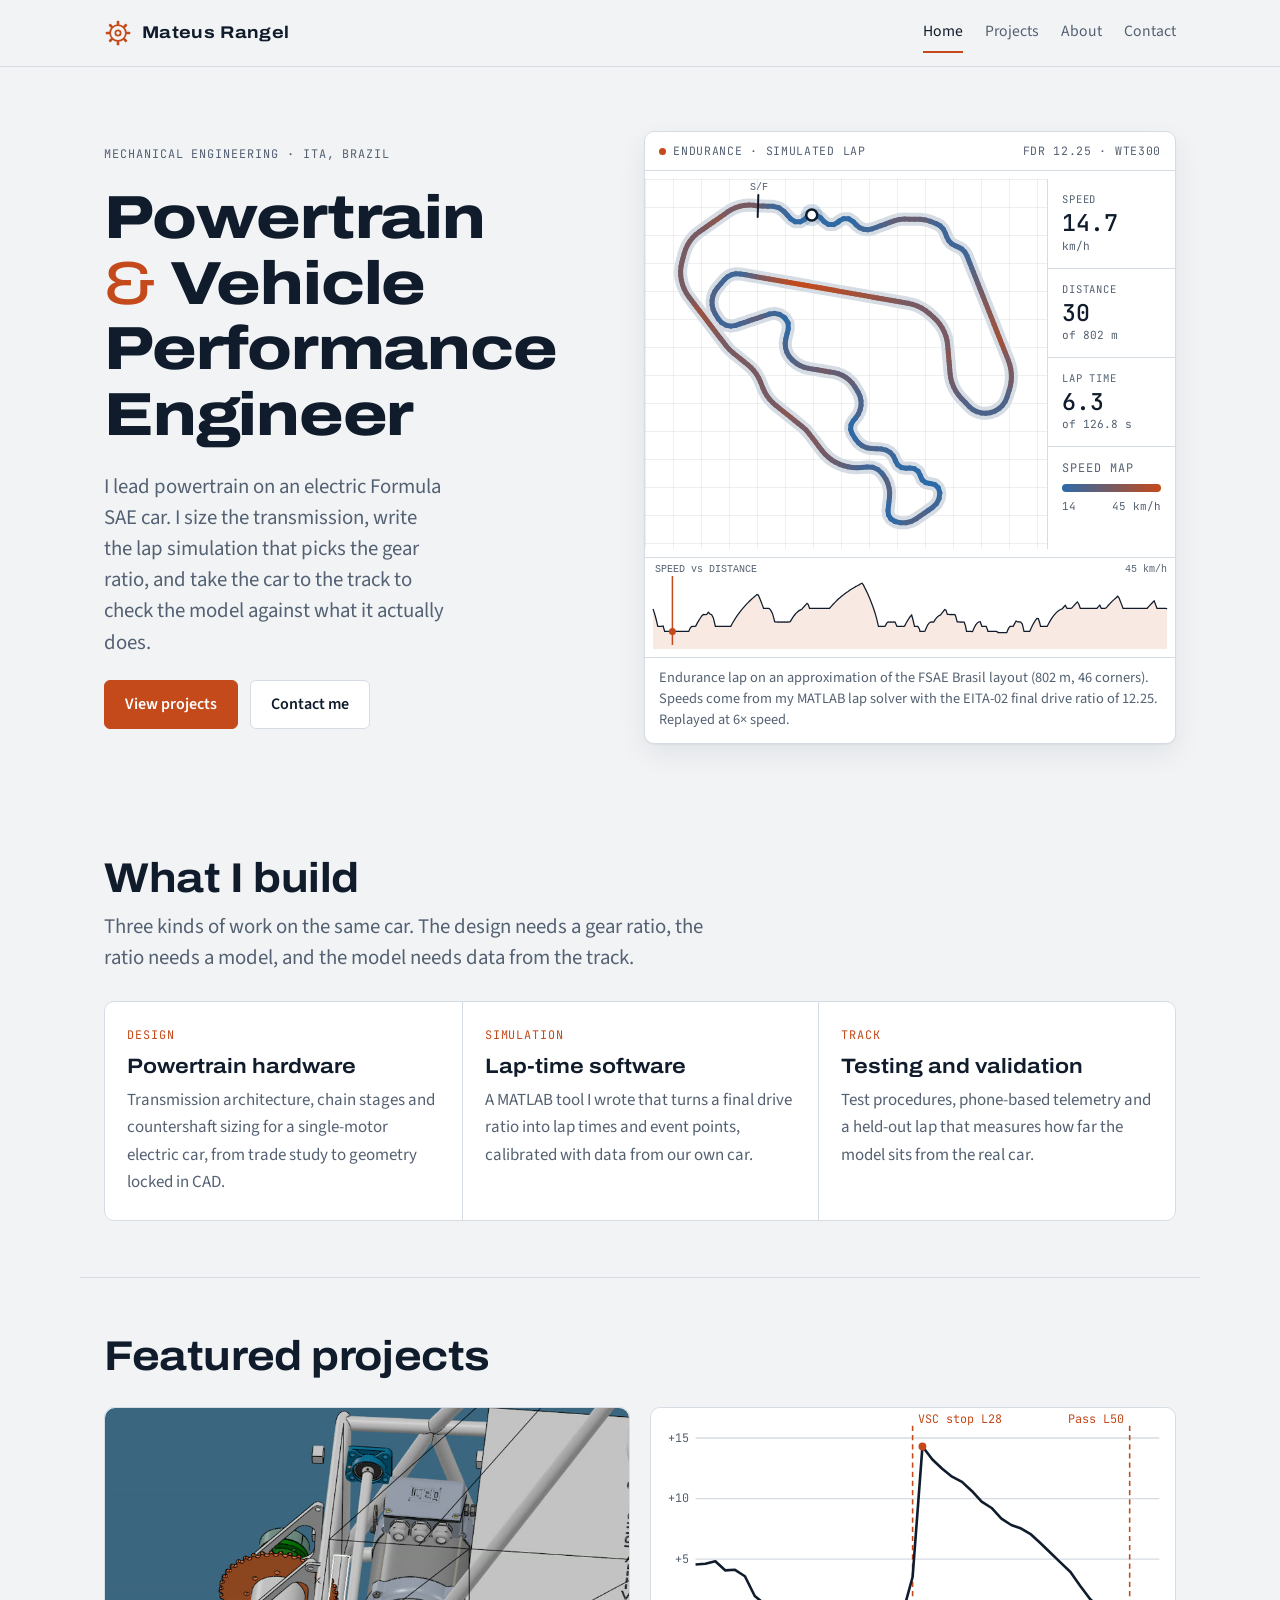
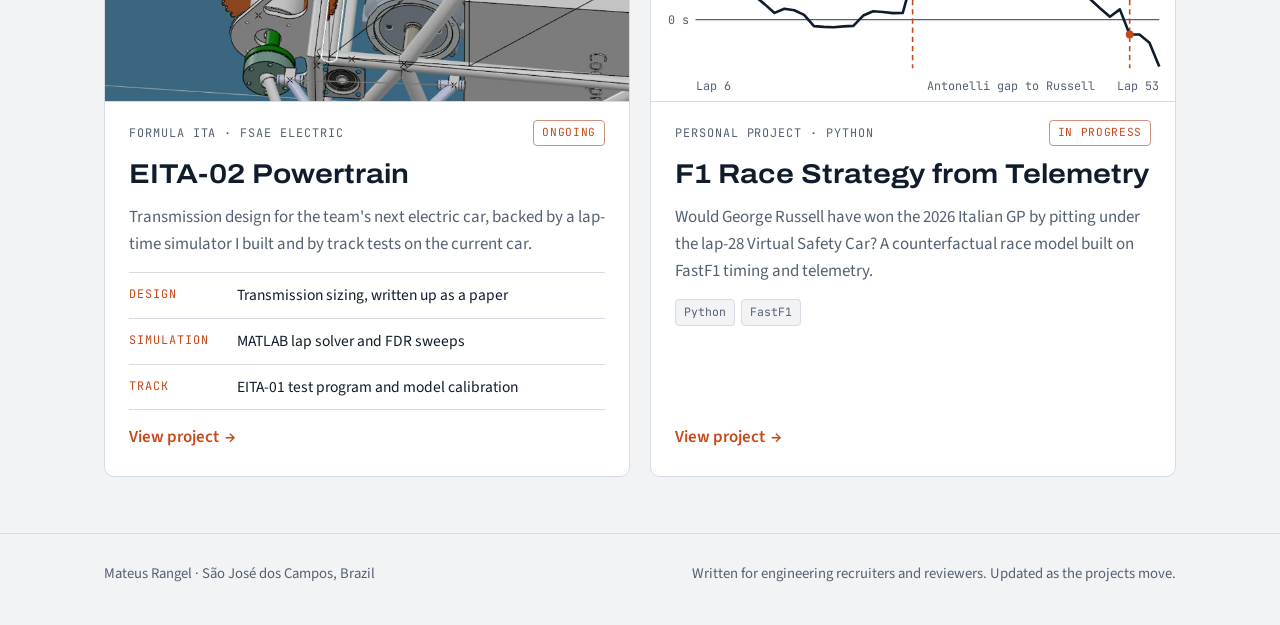
<file: index.html>
<!DOCTYPE html>
<html lang="en">
<head>
  <meta charset="UTF-8">
  <meta name="viewport" content="width=device-width, initial-scale=1, viewport-fit=cover">
  <title>Mateus Rangel Portfolio</title>
  <meta name="description" content="Mateus Rangel, mechanical engineering student at ITA. Powertrain design, lap-time simulation and track testing for Formula SAE Electric.">
  <link rel="preconnect" href="https://fonts.googleapis.com">
  <link rel="preconnect" href="https://fonts.gstatic.com" crossorigin>
  <link rel="stylesheet" href="https://fonts.googleapis.com/css2?family=Archivo:wdth,wght@100..125,400..800&family=JetBrains+Mono:wght@400;500&family=Source+Sans+3:wght@400;600&display=swap">
  <link rel="stylesheet" href="css/style.css">
</head>
<body>
  <header class="site-header">
    <div class="wrap nav">
      <a class="brand" href="index.html" data-nav>
        <svg viewBox="0 0 32 32" aria-hidden="true"><g fill="none" stroke="currentColor" stroke-width="2"><circle cx="16" cy="16" r="9"/><circle cx="16" cy="16" r="3"/></g><g fill="currentColor"><rect x="14.5" y="2" width="3" height="5" rx="1"/><rect x="14.5" y="25" width="3" height="5" rx="1"/><rect x="2" y="14.5" width="5" height="3" rx="1"/><rect x="25" y="14.5" width="5" height="3" rx="1"/><rect x="14.5" y="2" width="3" height="5" rx="1" transform="rotate(45 16 16)"/><rect x="14.5" y="25" width="3" height="5" rx="1" transform="rotate(45 16 16)"/><rect x="2" y="14.5" width="5" height="3" rx="1" transform="rotate(45 16 16)"/><rect x="25" y="14.5" width="5" height="3" rx="1" transform="rotate(45 16 16)"/></g></svg>
        <span>Mateus Rangel</span>
      </a>
      <button class="nav-toggle" type="button" aria-expanded="false" aria-controls="nav-links">Menu</button>
      <nav class="nav-links" id="nav-links" aria-label="Main">
        <a href="index.html" data-nav>Home</a>
        <a href="projects.html" data-nav>Projects</a>
        <a href="about.html" data-nav>About</a>
        <a href="contact.html" data-nav>Contact</a>
      </nav>
    </div>
  </header>

  <main>
    <section class="wrap hero">
      <div class="hero-text">
        <p class="label">Mechanical Engineering · ITA, Brazil</p>
        <h1>Powertrain <span class="amp">&amp;</span> Vehicle Performance Engineer</h1>
        <p class="intro">I lead powertrain on an electric Formula SAE car. I size the transmission, write the lap simulation that picks the gear ratio, and take the car to the track to check the model against what it actually does.</p>
        <div class="hero-actions">
          <a class="btn primary" href="projects.html" data-nav>View projects</a>
          <a class="btn ghost" href="contact.html" data-nav>Contact me</a>
        </div>
      </div>

      <figure class="logger" aria-label="Animated replay of a simulated Endurance lap, track colored by speed">
        <div class="logger-bar">
          <span class="rec">Endurance · simulated lap</span>
          <span>FDR 12.25 · WTE300</span>
        </div>
        <div class="logger-body">
          <div class="map-wrap"><canvas data-track-map></canvas></div>
          <div class="channels">
            <div class="channel"><span class="label">Speed</span><output data-ch="speed">0.0</output><small>km/h</small></div>
            <div class="channel"><span class="label">Distance</span><output data-ch="dist">0</output><small>of 802 m</small></div>
            <div class="channel"><span class="label">Lap time</span><output data-ch="time">0.0</output><small>of 126.8 s</small></div>
            <div class="legend">
              <span class="label">Speed map</span>
              <div class="legend-bar"></div>
              <div class="legend-ends"><span>14</span><span>45 km/h</span></div>
            </div>
          </div>
        </div>
        <div class="trace"><canvas data-trace></canvas></div>
        <figcaption class="logger-caption">Endurance lap on an approximation of the FSAE Brasil layout (802 m, 46 corners). Speeds come from my MATLAB lap solver with the EITA-02 final drive ratio of 12.25. Replayed at 6× speed.</figcaption>
      </figure>
    </section>

    <section class="wrap section" aria-labelledby="build">
      <div class="section-head">
        <h2 id="build">What I build</h2>
        <p class="lead">Three kinds of work on the same car. The design needs a gear ratio, the ratio needs a model, and the model needs data from the track.</p>
      </div>
      <div class="pillars">
        <article class="pillar">
          <span class="label">Design</span>
          <h3>Powertrain hardware</h3>
          <p>Transmission architecture, chain stages and countershaft sizing for a single-motor electric car, from trade study to geometry locked in CAD.</p>
        </article>
        <article class="pillar">
          <span class="label">Simulation</span>
          <h3>Lap-time software</h3>
          <p>A MATLAB tool I wrote that turns a final drive ratio into lap times and event points, calibrated with data from our own car.</p>
        </article>
        <article class="pillar">
          <span class="label">Track</span>
          <h3>Testing and validation</h3>
          <p>Test procedures, phone-based telemetry and a held-out lap that measures how far the model sits from the real car.</p>
        </article>
      </div>
    </section>

    <section class="wrap section" aria-labelledby="featured">
      <div class="section-head">
        <h2 id="featured">Featured projects</h2>
      </div>
      <div class="cards">
        <a class="card" href="project-formula-ita.html" data-nav>
          <div class="card-media"><img src="assets/img/eita02-countershaft-cad.jpg" alt="CATIA model of the EITA-02 countershaft with chain sprocket, motor and bearings in the rear frame" width="800" height="450" loading="lazy"></div>
          <div class="card-top"><span class="label">Formula ITA · FSAE Electric</span><span class="status live">Ongoing</span></div>
          <h3>EITA-02 Powertrain</h3>
          <p>Transmission design for the team's next electric car, backed by a lap-time simulator I built and by track tests on the current car.</p>
          <ul class="card-pillars">
            <li><span class="label">Design</span><span>Transmission sizing, written up as a paper</span></li>
            <li><span class="label">Simulation</span><span>MATLAB lap solver and FDR sweeps</span></li>
            <li><span class="label">Track</span><span>EITA-01 test program and model calibration</span></li>
          </ul>
          <span class="card-cta">View project <span aria-hidden="true">→</span></span>
        </a>
        <a class="card" href="project-f1-strategy.html" data-nav>
          <div class="card-media">
          <svg class="gap-chart" viewBox="0 0 400 225" preserveAspectRatio="xMidYMid slice" role="img" aria-label="Gap from Antonelli to Russell by lap at Monza 2026, laps 6 to 53: jumps to 14.3 seconds after the lap-28 VSC stop and falls below zero on lap 50">
            <rect class="bg" width="400" height="225"/>
            <line class="grid" x1="34" x2="388" y1="23.3" y2="23.3"/><line class="grid" x1="34" x2="388" y1="69.5" y2="69.5"/><line class="grid" x1="34" x2="388" y1="115.8" y2="115.8"/>
            <line class="zero" x1="34" x2="388" y1="162" y2="162"/>
            <text x="29" y="26.3" text-anchor="end">+15</text><text x="29" y="72.5" text-anchor="end">+10</text><text x="29" y="118.8" text-anchor="end">+5</text><text x="29" y="165" text-anchor="end">0 s</text>
            <line class="mark" x1="199.7" x2="199.7" y1="14" y2="199"/><line class="mark" x1="365.4" x2="365.4" y1="14" y2="199"/>
            <text class="hl" x="204" y="12">VSC stop L28</text><text class="hl" x="361" y="12" text-anchor="end">Pass L50</text>
            <path class="series" d="M34.0,119.9 L41.5,119.3 L49.1,117.4 L56.6,124.3 L64.1,123.9 L71.7,128.8 L79.2,143.9 L86.7,150.1 L94.3,156.8 L101.8,153.6 L109.3,154.8 L116.9,158.3 L124.4,166.9 L131.9,167.5 L139.4,167.7 L147.0,167.1 L154.5,166.7 L162.0,158.8 L169.6,155.5 L177.1,156.1 L184.6,157.0 L192.2,156.8 L199.7,129.4 L207.2,29.8 L214.8,39.7 L222.3,46.7 L229.8,52.8 L237.4,56.8 L244.9,63.7 L252.4,71.8 L260.0,76.7 L267.5,84.8 L275.0,89.7 L282.6,92.4 L290.1,96.9 L297.6,103.8 L305.1,111.1 L312.7,118.4 L320.2,125.6 L327.7,136.2 L335.3,146.4 L342.8,153.2 L350.3,159.7 L357.9,154.1 L365.4,173.3 L372.9,173.3 L380.5,179.5 L388.0,197.8"/>
            <circle class="dot" cx="207.2" cy="29.8" r="3"/><circle class="dot" cx="365.4" cy="173.3" r="3"/>
            <text x="34" y="216">Lap 6</text><text x="388" y="216" text-anchor="end">Lap 53</text><text x="211" y="216">Antonelli gap to Russell</text>
          </svg>
        </div>
          <div class="card-top"><span class="label">Personal project · Python</span><span class="status live">In progress</span></div>
          <h3>F1 Race Strategy from Telemetry</h3>
          <p>Would George Russell have won the 2026 Italian GP by pitting under the lap-28 Virtual Safety Car? A counterfactual race model built on FastF1 timing and telemetry.</p>
          <ul class="chips" aria-label="Tools">
            <li>Python</li><li>FastF1</li>
          </ul>
          <span class="card-cta">View project <span aria-hidden="true">→</span></span>
        </a>
      </div>
    </section>
  </main>

  <footer class="site-footer">
    <div class="wrap">
      <span>Mateus Rangel · São José dos Campos, Brazil</span>
      <span>Written for engineering recruiters and reviewers. Updated as the projects move.</span>
    </div>
  </footer>

  <script src="js/site.js"></script>
  <script src="js/track-data.js"></script>
  <script src="js/track.js"></script>
</body>
</html>
</file>
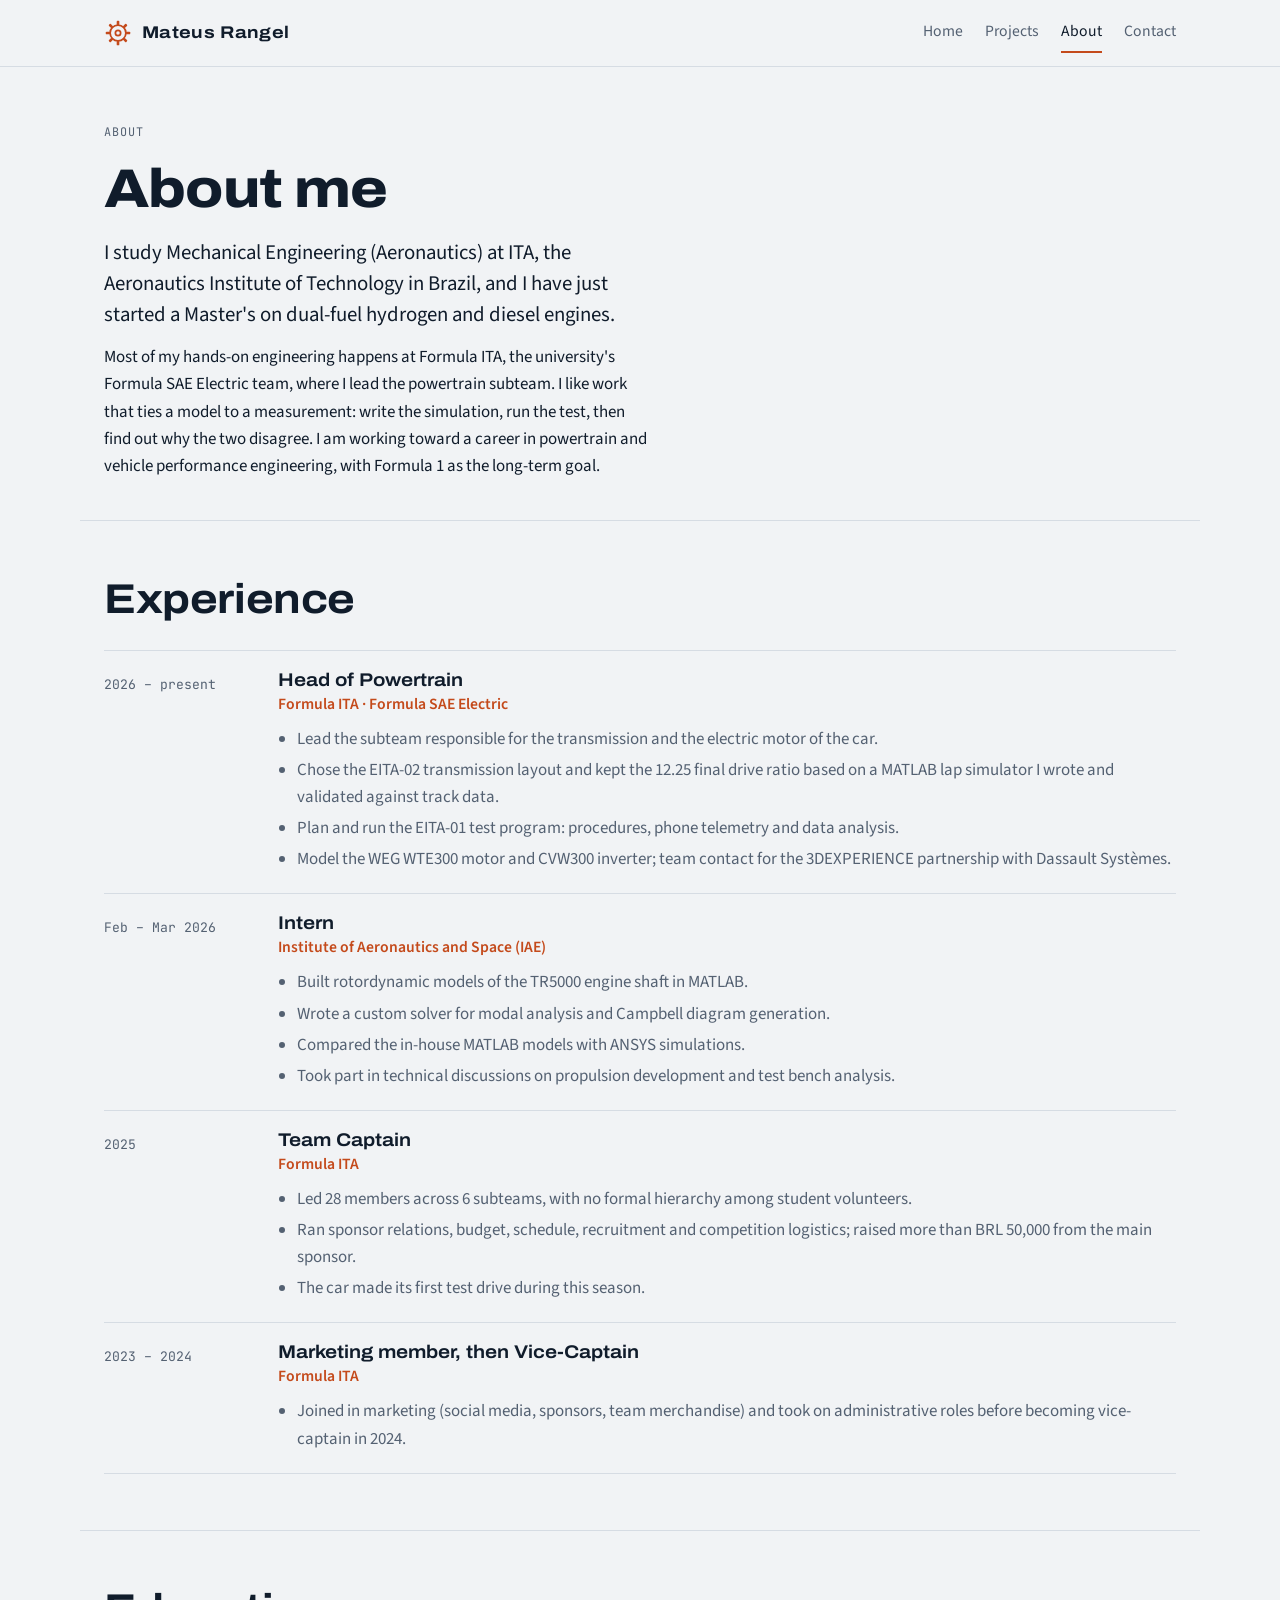
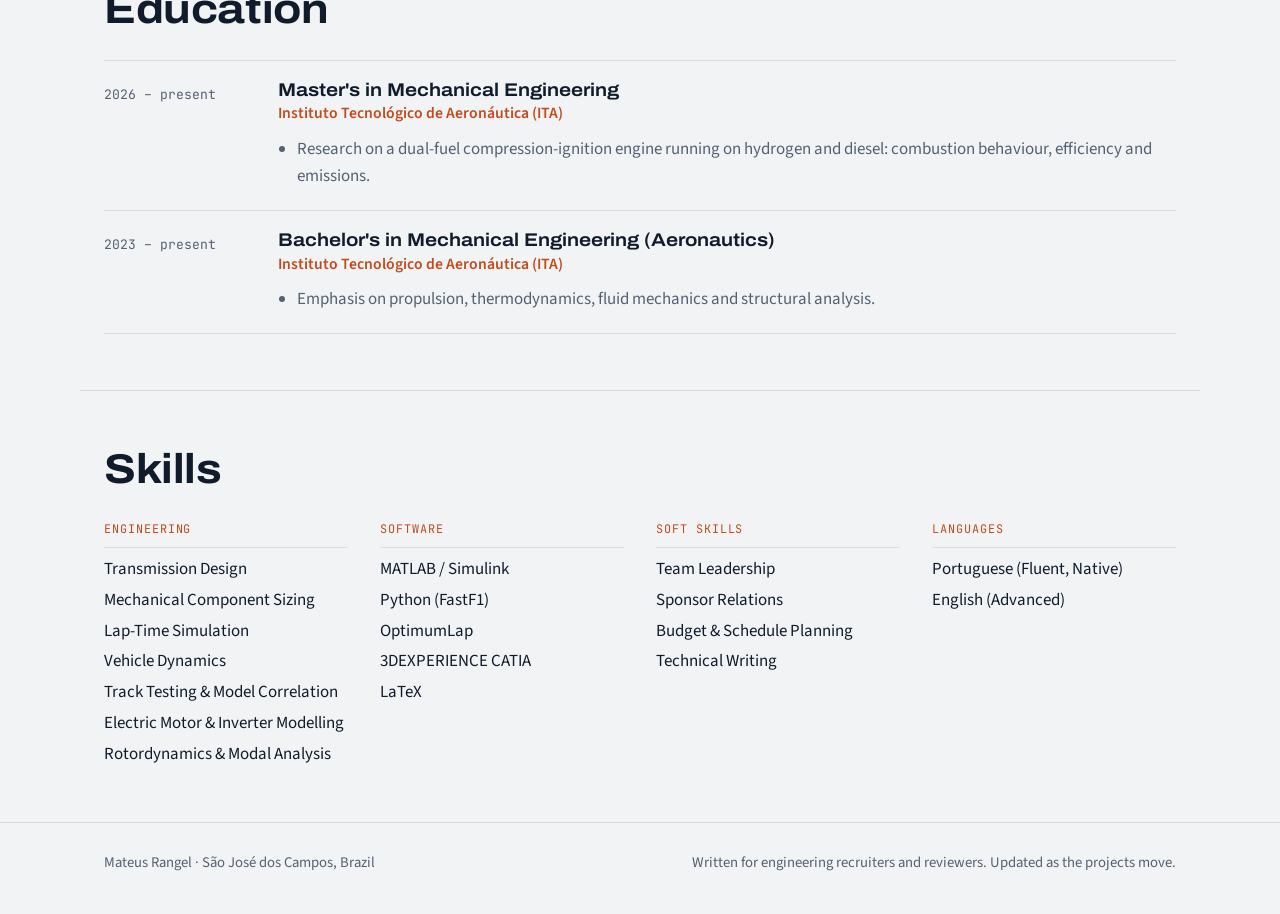
<file: about.html>
<!DOCTYPE html>
<html lang="en">
<head>
  <meta charset="UTF-8">
  <meta name="viewport" content="width=device-width, initial-scale=1, viewport-fit=cover">
  <title>About | Mateus Rangel</title>
  <meta name="description" content="About Mateus Rangel: experience, education and skills in powertrain and vehicle performance engineering.">
  <link rel="preconnect" href="https://fonts.googleapis.com">
  <link rel="preconnect" href="https://fonts.gstatic.com" crossorigin>
  <link rel="stylesheet" href="https://fonts.googleapis.com/css2?family=Archivo:wdth,wght@100..125,400..800&family=JetBrains+Mono:wght@400;500&family=Source+Sans+3:wght@400;600&display=swap">
  <link rel="stylesheet" href="css/style.css">
</head>
<body>
  <header class="site-header">
    <div class="wrap nav">
      <a class="brand" href="index.html" data-nav>
        <svg viewBox="0 0 32 32" aria-hidden="true"><g fill="none" stroke="currentColor" stroke-width="2"><circle cx="16" cy="16" r="9"/><circle cx="16" cy="16" r="3"/></g><g fill="currentColor"><rect x="14.5" y="2" width="3" height="5" rx="1"/><rect x="14.5" y="25" width="3" height="5" rx="1"/><rect x="2" y="14.5" width="5" height="3" rx="1"/><rect x="25" y="14.5" width="5" height="3" rx="1"/><rect x="14.5" y="2" width="3" height="5" rx="1" transform="rotate(45 16 16)"/><rect x="14.5" y="25" width="3" height="5" rx="1" transform="rotate(45 16 16)"/><rect x="2" y="14.5" width="5" height="3" rx="1" transform="rotate(45 16 16)"/><rect x="25" y="14.5" width="5" height="3" rx="1" transform="rotate(45 16 16)"/></g></svg>
        <span>Mateus Rangel</span>
      </a>
      <button class="nav-toggle" type="button" aria-expanded="false" aria-controls="nav-links">Menu</button>
      <nav class="nav-links" id="nav-links" aria-label="Main">
        <a href="index.html" data-nav>Home</a>
        <a href="projects.html" data-nav>Projects</a>
        <a href="about.html" data-nav>About</a>
        <a href="contact.html" data-nav>Contact</a>
      </nav>
    </div>
  </header>

  <main>
    <section class="wrap p-banner">
      <p class="label">About</p>
      <h1>About me</h1>
      <div class="prose">
        <p class="lead">I study Mechanical Engineering (Aeronautics) at ITA, the Aeronautics Institute of Technology in Brazil, and I have just started a Master's on dual-fuel hydrogen and diesel engines.</p>
        <p>Most of my hands-on engineering happens at Formula ITA, the university's Formula SAE Electric team, where I lead the powertrain subteam. I like work that ties a model to a measurement: write the simulation, run the test, then find out why the two disagree. I am working toward a career in powertrain and vehicle performance engineering, with Formula 1 as the long-term goal.</p>
      </div>
    </section>

    <section class="wrap section" aria-labelledby="exp">
      <h2 id="exp">Experience</h2>
      <div class="timeline">
        <article class="tl-item">
          <span class="when">2026 – present</span>
          <div>
            <h3>Head of Powertrain</h3>
            <span class="org">Formula ITA · Formula SAE Electric</span>
            <ul>
              <li>Lead the subteam responsible for the transmission and the electric motor of the car.</li>
              <li>Chose the EITA-02 transmission layout and kept the 12.25 final drive ratio based on a MATLAB lap simulator I wrote and validated against track data.</li>
              <li>Plan and run the EITA-01 test program: procedures, phone telemetry and data analysis.</li>
              <li>Model the WEG WTE300 motor and CVW300 inverter; team contact for the 3DEXPERIENCE partnership with Dassault Systèmes.</li>
            </ul>
          </div>
        </article>
        <article class="tl-item">
          <span class="when">Feb – Mar 2026</span>
          <div>
            <h3>Intern</h3>
            <span class="org">Institute of Aeronautics and Space (IAE)</span>
            <ul>
              <li>Built rotordynamic models of the TR5000 engine shaft in MATLAB.</li>
              <li>Wrote a custom solver for modal analysis and Campbell diagram generation.</li>
              <li>Compared the in-house MATLAB models with ANSYS simulations.</li>
              <li>Took part in technical discussions on propulsion development and test bench analysis.</li>
            </ul>
          </div>
        </article>
        <article class="tl-item">
          <span class="when">2025</span>
          <div>
            <h3>Team Captain</h3>
            <span class="org">Formula ITA</span>
            <ul>
              <li>Led 28 members across 6 subteams, with no formal hierarchy among student volunteers.</li>
              <li>Ran sponsor relations, budget, schedule, recruitment and competition logistics; raised more than BRL 50,000 from the main sponsor.</li>
              <li>The car made its first test drive during this season.</li>
            </ul>
          </div>
        </article>
        <article class="tl-item">
          <span class="when">2023 – 2024</span>
          <div>
            <h3>Marketing member, then Vice-Captain</h3>
            <span class="org">Formula ITA</span>
            <ul>
              <li>Joined in marketing (social media, sponsors, team merchandise) and took on administrative roles before becoming vice-captain in 2024.</li>
            </ul>
          </div>
        </article>
      </div>
    </section>

    <section class="wrap section" aria-labelledby="edu">
      <h2 id="edu">Education</h2>
      <div class="timeline">
        <article class="tl-item">
          <span class="when">2026 – present</span>
          <div>
            <h3>Master's in Mechanical Engineering</h3>
            <span class="org">Instituto Tecnológico de Aeronáutica (ITA)</span>
            <ul>
              <li>Research on a dual-fuel compression-ignition engine running on hydrogen and diesel: combustion behaviour, efficiency and emissions.</li>
            </ul>
          </div>
        </article>
        <article class="tl-item">
          <span class="when">2023 – present</span>
          <div>
            <h3>Bachelor's in Mechanical Engineering (Aeronautics)</h3>
            <span class="org">Instituto Tecnológico de Aeronáutica (ITA)</span>
            <ul>
              <li>Emphasis on propulsion, thermodynamics, fluid mechanics and structural analysis.</li>
            </ul>
          </div>
        </article>
      </div>
    </section>

    <section class="wrap section" aria-labelledby="skills">
      <h2 id="skills">Skills</h2>
      <div class="skills">
        <div class="skill-group">
          <span class="label">Engineering</span>
          <ul>
            <li>Transmission Design</li>
            <li>Mechanical Component Sizing</li>
            <li>Lap-Time Simulation</li>
            <li>Vehicle Dynamics</li>
            <li>Track Testing &amp; Model Correlation</li>
            <li>Electric Motor &amp; Inverter Modelling</li>
            <li>Rotordynamics &amp; Modal Analysis</li>
          </ul>
        </div>
        <div class="skill-group">
          <span class="label">Software</span>
          <ul>
            <li>MATLAB / Simulink</li>
            <li>Python (FastF1)</li>
            <li>OptimumLap</li>
            <li>3DEXPERIENCE CATIA</li>
            <li>LaTeX</li>
          </ul>
        </div>
        <div class="skill-group">
          <span class="label">Soft Skills</span>
          <ul>
            <li>Team Leadership</li>
            <li>Sponsor Relations</li>
            <li>Budget &amp; Schedule Planning</li>
            <li>Technical Writing</li>
          </ul>
        </div>
        <div class="skill-group">
          <span class="label">Languages</span>
          <ul>
            <li>Portuguese (Fluent, Native)</li>
            <li>English (Advanced)</li>
          </ul>
        </div>
      </div>
    </section>

    <!-- Certifications: add a section here when ready, using the same .timeline markup. -->
  </main>

  <footer class="site-footer">
    <div class="wrap">
      <span>Mateus Rangel · São José dos Campos, Brazil</span>
      <span>Written for engineering recruiters and reviewers. Updated as the projects move.</span>
    </div>
  </footer>

  <script src="js/site.js"></script>
</body>
</html>
</file>
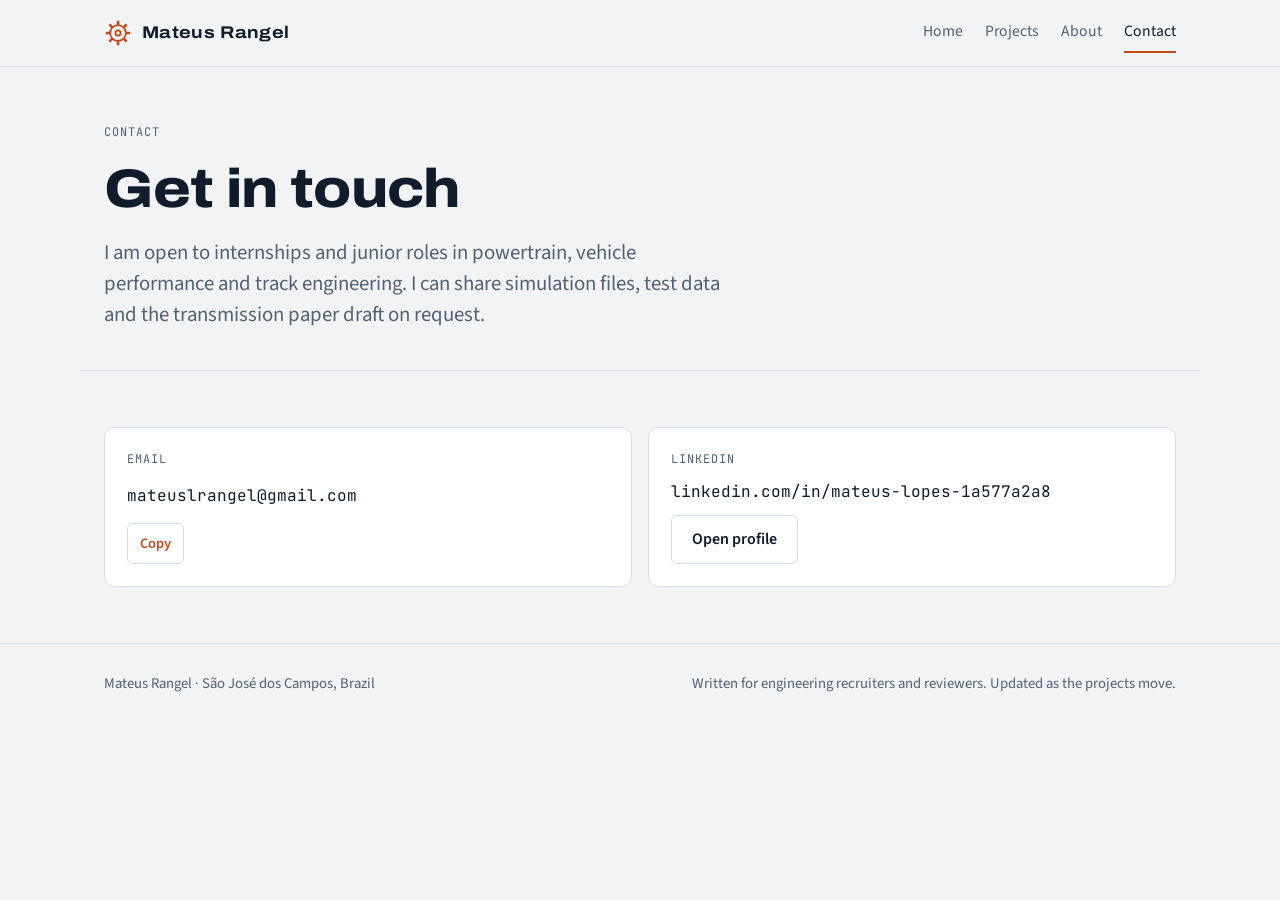
<file: contact.html>
<!DOCTYPE html>
<html lang="en">
<head>
  <meta charset="UTF-8">
  <meta name="viewport" content="width=device-width, initial-scale=1, viewport-fit=cover">
  <title>Contact | Mateus Rangel</title>
  <meta name="description" content="Contact Mateus Rangel by email or LinkedIn.">
  <link rel="preconnect" href="https://fonts.googleapis.com">
  <link rel="preconnect" href="https://fonts.gstatic.com" crossorigin>
  <link rel="stylesheet" href="https://fonts.googleapis.com/css2?family=Archivo:wdth,wght@100..125,400..800&family=JetBrains+Mono:wght@400;500&family=Source+Sans+3:wght@400;600&display=swap">
  <link rel="stylesheet" href="css/style.css">
</head>
<body>
  <header class="site-header">
    <div class="wrap nav">
      <a class="brand" href="index.html" data-nav>
        <svg viewBox="0 0 32 32" aria-hidden="true"><g fill="none" stroke="currentColor" stroke-width="2"><circle cx="16" cy="16" r="9"/><circle cx="16" cy="16" r="3"/></g><g fill="currentColor"><rect x="14.5" y="2" width="3" height="5" rx="1"/><rect x="14.5" y="25" width="3" height="5" rx="1"/><rect x="2" y="14.5" width="5" height="3" rx="1"/><rect x="25" y="14.5" width="5" height="3" rx="1"/><rect x="14.5" y="2" width="3" height="5" rx="1" transform="rotate(45 16 16)"/><rect x="14.5" y="25" width="3" height="5" rx="1" transform="rotate(45 16 16)"/><rect x="2" y="14.5" width="5" height="3" rx="1" transform="rotate(45 16 16)"/><rect x="25" y="14.5" width="5" height="3" rx="1" transform="rotate(45 16 16)"/></g></svg>
        <span>Mateus Rangel</span>
      </a>
      <button class="nav-toggle" type="button" aria-expanded="false" aria-controls="nav-links">Menu</button>
      <nav class="nav-links" id="nav-links" aria-label="Main">
        <a href="index.html" data-nav>Home</a>
        <a href="projects.html" data-nav>Projects</a>
        <a href="about.html" data-nav>About</a>
        <a href="contact.html" data-nav>Contact</a>
      </nav>
    </div>
  </header>

  <main>
    <section class="wrap p-banner">
      <p class="label">Contact</p>
      <h1>Get in touch</h1>
      <p class="lead">I am open to internships and junior roles in powertrain, vehicle performance and track engineering. I can share simulation files, test data and the transmission paper draft on request.</p>
    </section>

    <section class="wrap section" aria-label="Contact details">
      <div class="contact-grid">
        <div class="contact-item">
          <span class="label">Email</span>
          <span class="value" id="email">mateuslrangel@gmail.com</span>
          <button class="copy-btn" type="button" data-copy="mateuslrangel@gmail.com" aria-controls="email">Copy</button>
        </div>
        <div class="contact-item">
          <span class="label">LinkedIn</span>
          <span class="value">linkedin.com/in/mateus-lopes-1a577a2a8</span>
          <a class="btn ghost" href="https://www.linkedin.com/in/mateus-lopes-1a577a2a8" target="_blank" rel="noopener" style="justify-self: start">Open profile</a>
        </div>
      </div>
    </section>
  </main>

  <footer class="site-footer">
    <div class="wrap">
      <span>Mateus Rangel · São José dos Campos, Brazil</span>
      <span>Written for engineering recruiters and reviewers. Updated as the projects move.</span>
    </div>
  </footer>

  <script src="js/site.js"></script>
</body>
</html>
</file>
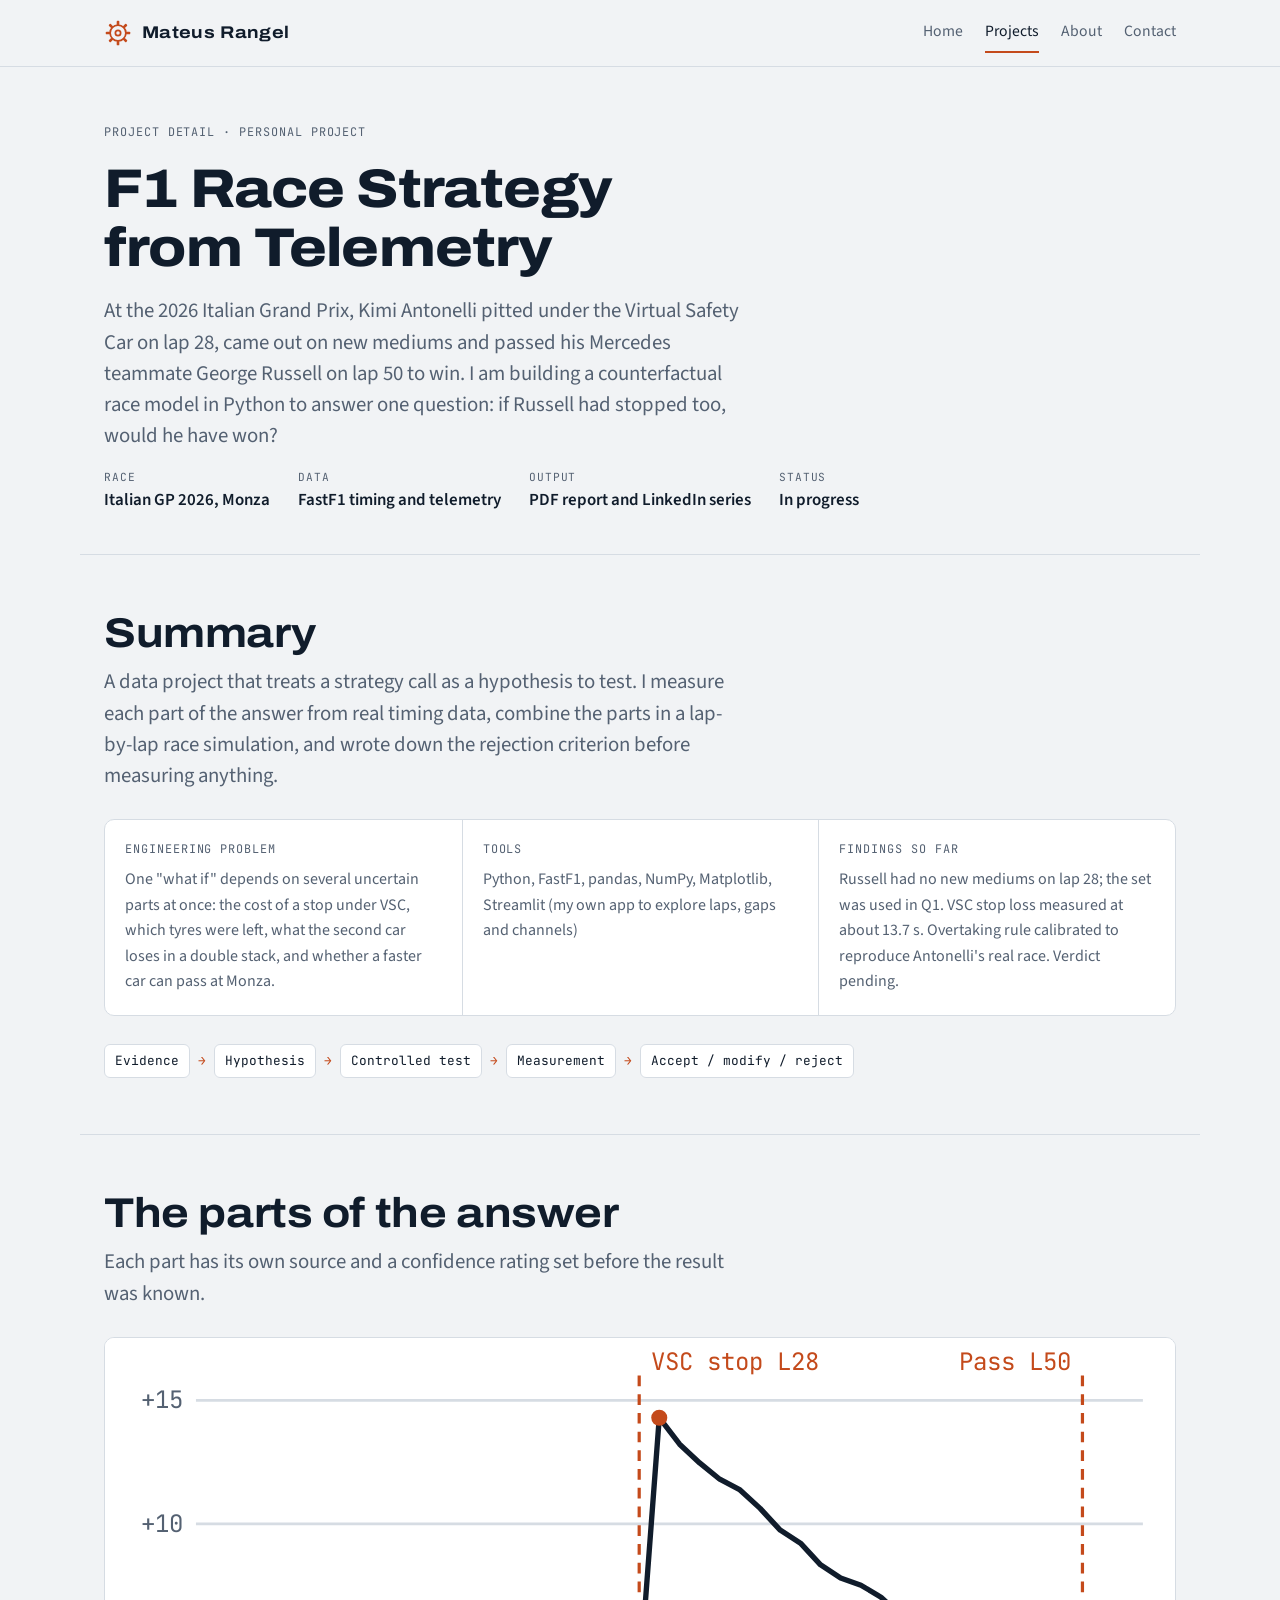
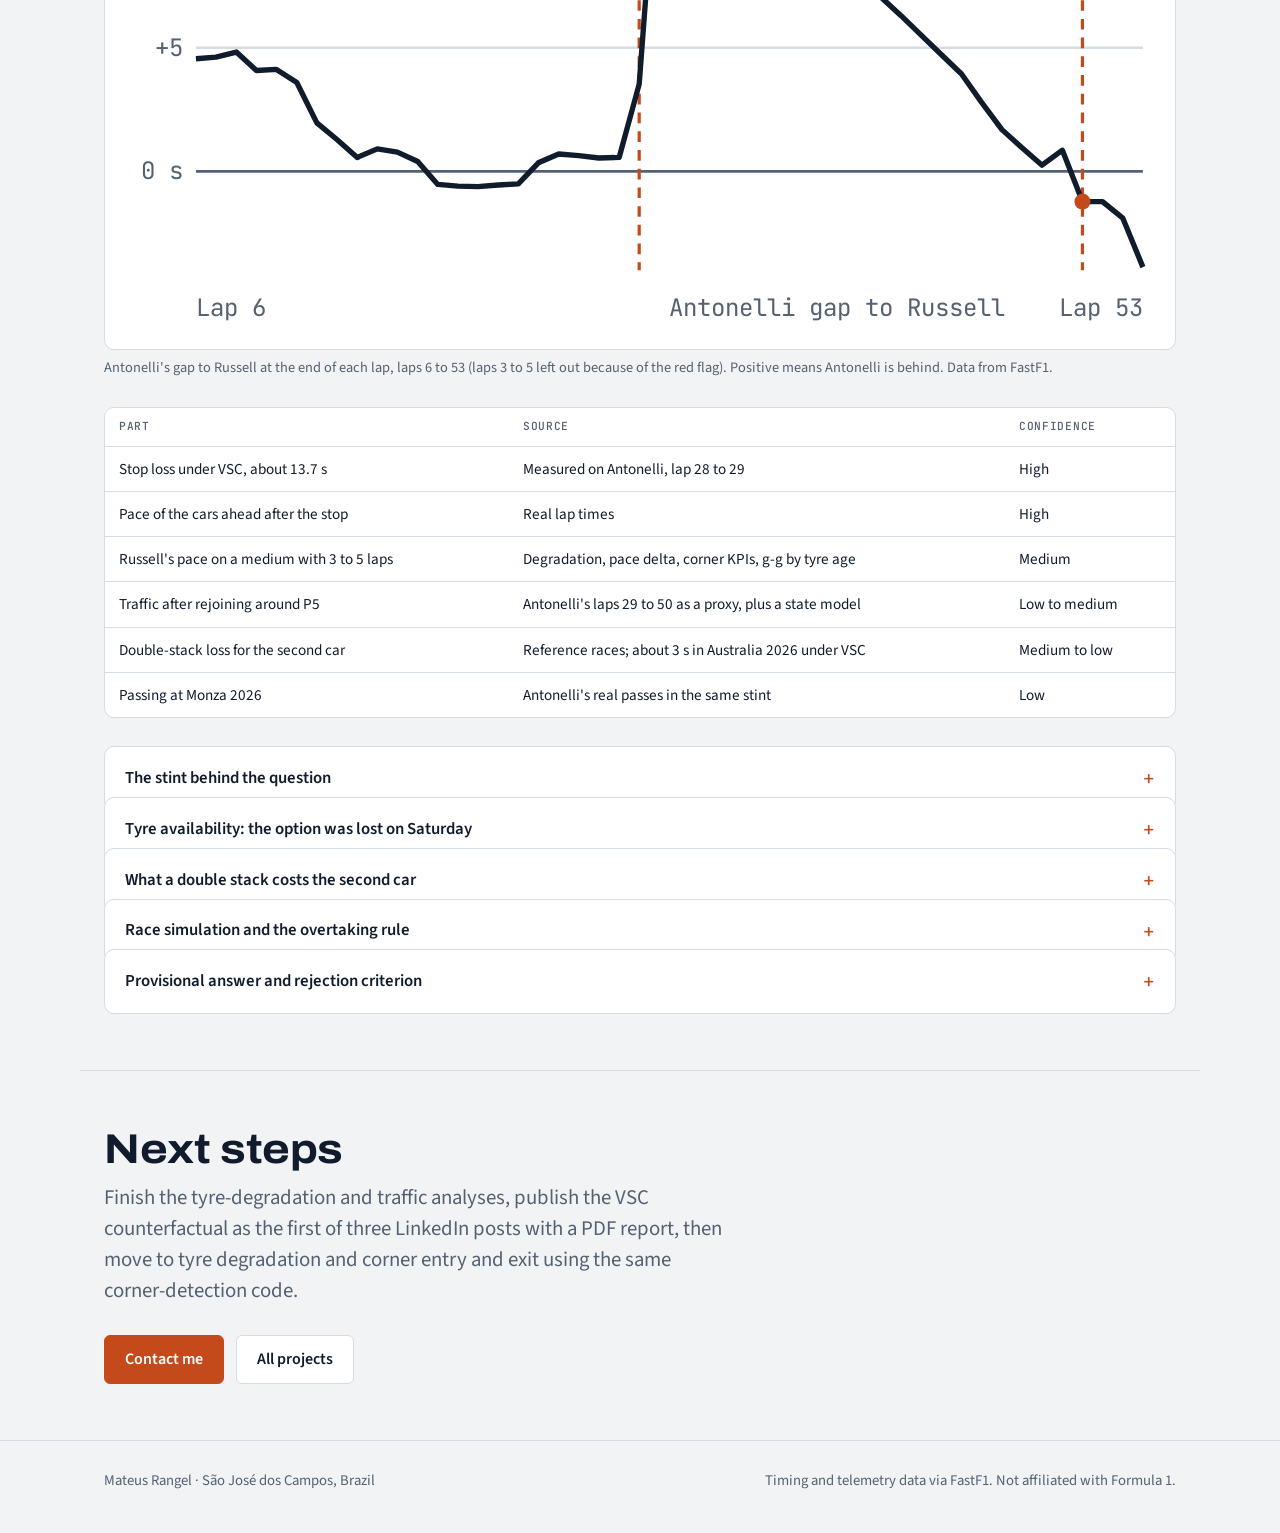
<file: project-f1-strategy.html>
<!DOCTYPE html>
<html lang="en">
<head>
  <meta charset="UTF-8">
  <meta name="viewport" content="width=device-width, initial-scale=1, viewport-fit=cover">
  <title>F1 Race Strategy | Mateus Rangel</title>
  <meta name="description" content="A counterfactual race model built on FastF1 data: would George Russell have won the 2026 Italian GP by pitting under the Virtual Safety Car?">
  <link rel="preconnect" href="https://fonts.googleapis.com">
  <link rel="preconnect" href="https://fonts.gstatic.com" crossorigin>
  <link rel="stylesheet" href="https://fonts.googleapis.com/css2?family=Archivo:wdth,wght@100..125,400..800&family=JetBrains+Mono:wght@400;500&family=Source+Sans+3:wght@400;600&display=swap">
  <link rel="stylesheet" href="css/style.css">
</head>
<body>
  <header class="site-header">
    <div class="wrap nav">
      <a class="brand" href="index.html" data-nav>
        <svg viewBox="0 0 32 32" aria-hidden="true"><g fill="none" stroke="currentColor" stroke-width="2"><circle cx="16" cy="16" r="9"/><circle cx="16" cy="16" r="3"/></g><g fill="currentColor"><rect x="14.5" y="2" width="3" height="5" rx="1"/><rect x="14.5" y="25" width="3" height="5" rx="1"/><rect x="2" y="14.5" width="5" height="3" rx="1"/><rect x="25" y="14.5" width="5" height="3" rx="1"/><rect x="14.5" y="2" width="3" height="5" rx="1" transform="rotate(45 16 16)"/><rect x="14.5" y="25" width="3" height="5" rx="1" transform="rotate(45 16 16)"/><rect x="2" y="14.5" width="5" height="3" rx="1" transform="rotate(45 16 16)"/><rect x="25" y="14.5" width="5" height="3" rx="1" transform="rotate(45 16 16)"/></g></svg>
        <span>Mateus Rangel</span>
      </a>
      <button class="nav-toggle" type="button" aria-expanded="false" aria-controls="nav-links">Menu</button>
      <nav class="nav-links" id="nav-links" aria-label="Main">
        <a href="index.html" data-nav>Home</a>
        <a href="projects.html" data-nav>Projects</a>
        <a href="about.html" data-nav>About</a>
        <a href="contact.html" data-nav>Contact</a>
      </nav>
    </div>
  </header>

  <main>
    <section class="wrap p-banner">
      <p class="label">Project detail · Personal project</p>
      <h1>F1 Race Strategy from Telemetry</h1>
      <p class="lead">At the 2026 Italian Grand Prix, Kimi Antonelli pitted under the Virtual Safety Car on lap 28, came out on new mediums and passed his Mercedes teammate George Russell on lap 50 to win. I am building a counterfactual race model in Python to answer one question: if Russell had stopped too, would he have won?</p>
      <dl class="facts">
        <div><dt>Race</dt><dd>Italian GP 2026, Monza</dd></div>
        <div><dt>Data</dt><dd>FastF1 timing and telemetry</dd></div>
        <div><dt>Output</dt><dd>PDF report and LinkedIn series</dd></div>
        <div><dt>Status</dt><dd>In progress</dd></div>
      </dl>
    </section>

    <section class="wrap section" aria-labelledby="summary">
      <div class="section-head">
        <h2 id="summary">Summary</h2>
        <p class="lead">A data project that treats a strategy call as a hypothesis to test. I measure each part of the answer from real timing data, combine the parts in a lap-by-lap race simulation, and wrote down the rejection criterion before measuring anything.</p>
      </div>
      <div class="meta">
        <div>
          <span class="label">Engineering problem</span>
          <p>One "what if" depends on several uncertain parts at once: the cost of a stop under VSC, which tyres were left, what the second car loses in a double stack, and whether a faster car can pass at Monza.</p>
        </div>
        <div>
          <span class="label">Tools</span>
          <p>Python, FastF1, pandas, NumPy, Matplotlib, Streamlit (my own app to explore laps, gaps and channels)</p>
        </div>
        <div>
          <span class="label">Findings so far</span>
          <p>Russell had no new mediums on lap 28; the set was used in Q1. VSC stop loss measured at about 13.7 s. Overtaking rule calibrated to reproduce Antonelli's real race. Verdict pending.</p>
        </div>
      </div>
      <ol class="method" aria-label="Method">
        <li>Evidence</li><li class="sep" aria-hidden="true">→</li>
        <li>Hypothesis</li><li class="sep" aria-hidden="true">→</li>
        <li>Controlled test</li><li class="sep" aria-hidden="true">→</li>
        <li>Measurement</li><li class="sep" aria-hidden="true">→</li>
        <li>Accept / modify / reject</li>
      </ol>
    </section>

    <section class="wrap section" aria-labelledby="parts">
      <div class="section-head">
        <h2 id="parts">The parts of the answer</h2>
        <p class="lead">Each part has its own source and a confidence rating set before the result was known.</p>
      </div>
      <figure>
        <div class="frame">
          <svg class="gap-chart" viewBox="0 0 400 225" preserveAspectRatio="xMidYMid meet" role="img" aria-label="Gap from Antonelli to Russell by lap at Monza 2026, laps 6 to 53: jumps to 14.3 seconds after the lap-28 VSC stop and falls below zero on lap 50">
            <rect class="bg" width="400" height="225"/>
            <line class="grid" x1="34" x2="388" y1="23.3" y2="23.3"/><line class="grid" x1="34" x2="388" y1="69.5" y2="69.5"/><line class="grid" x1="34" x2="388" y1="115.8" y2="115.8"/>
            <line class="zero" x1="34" x2="388" y1="162" y2="162"/>
            <text x="29" y="26.3" text-anchor="end">+15</text><text x="29" y="72.5" text-anchor="end">+10</text><text x="29" y="118.8" text-anchor="end">+5</text><text x="29" y="165" text-anchor="end">0 s</text>
            <line class="mark" x1="199.7" x2="199.7" y1="14" y2="199"/><line class="mark" x1="365.4" x2="365.4" y1="14" y2="199"/>
            <text class="hl" x="204" y="12">VSC stop L28</text><text class="hl" x="361" y="12" text-anchor="end">Pass L50</text>
            <path class="series" d="M34.0,119.9 L41.5,119.3 L49.1,117.4 L56.6,124.3 L64.1,123.9 L71.7,128.8 L79.2,143.9 L86.7,150.1 L94.3,156.8 L101.8,153.6 L109.3,154.8 L116.9,158.3 L124.4,166.9 L131.9,167.5 L139.4,167.7 L147.0,167.1 L154.5,166.7 L162.0,158.8 L169.6,155.5 L177.1,156.1 L184.6,157.0 L192.2,156.8 L199.7,129.4 L207.2,29.8 L214.8,39.7 L222.3,46.7 L229.8,52.8 L237.4,56.8 L244.9,63.7 L252.4,71.8 L260.0,76.7 L267.5,84.8 L275.0,89.7 L282.6,92.4 L290.1,96.9 L297.6,103.8 L305.1,111.1 L312.7,118.4 L320.2,125.6 L327.7,136.2 L335.3,146.4 L342.8,153.2 L350.3,159.7 L357.9,154.1 L365.4,173.3 L372.9,173.3 L380.5,179.5 L388.0,197.8"/>
            <circle class="dot" cx="207.2" cy="29.8" r="3"/><circle class="dot" cx="365.4" cy="173.3" r="3"/>
            <text x="34" y="216">Lap 6</text><text x="388" y="216" text-anchor="end">Lap 53</text><text x="211" y="216">Antonelli gap to Russell</text>
          </svg>
        </div>
        <figcaption>Antonelli's gap to Russell at the end of each lap, laps 6 to 53 (laps 3 to 5 left out because of the red flag). Positive means Antonelli is behind. Data from FastF1.</figcaption>
      </figure>
      <div class="table-wrap">
        <table>
          <thead><tr><th>Part</th><th>Source</th><th>Confidence</th></tr></thead>
          <tbody>
            <tr><td>Stop loss under VSC, about 13.7 s</td><td>Measured on Antonelli, lap 28 to 29</td><td>High</td></tr>
            <tr><td>Pace of the cars ahead after the stop</td><td>Real lap times</td><td>High</td></tr>
            <tr><td>Russell's pace on a medium with 3 to 5 laps</td><td>Degradation, pace delta, corner KPIs, g-g by tyre age</td><td>Medium</td></tr>
            <tr><td>Traffic after rejoining around P5</td><td>Antonelli's laps 29 to 50 as a proxy, plus a state model</td><td>Low to medium</td></tr>
            <tr><td>Double-stack loss for the second car</td><td>Reference races; about 3 s in Australia 2026 under VSC</td><td>Medium to low</td></tr>
            <tr><td>Passing at Monza 2026</td><td>Antonelli's real passes in the same stint</td><td>Low</td></tr>
          </tbody>
        </table>
      </div>

      <div>
        <details class="tech">
          <summary>The stint behind the question</summary>
          <div class="body">
            <p>Under the red flag after Leclerc's crash (lap 3 to 4), Russell switched from medium to hard and Antonelli from hard to medium. Antonelli stopped again under the lap-28 VSC and ran the last 25 laps on new mediums. Russell never stopped again and finished on a hard tyre with 50 laps on it.</p>
            <p>The gap went from 14.3 s on lap 29 to 0.25 s on lap 48, and Antonelli made the pass for good on lap 50.</p>
          </div>
        </details>
        <details class="tech">
          <summary>Tyre availability: the option was lost on Saturday</summary>
          <div class="body">
            <p>The weekend allocation was 2 hard, 3 medium and 8 soft sets, plus one extra soft for reaching Q3. Russell had opened all three mediums before the start: one in FP1, one in Q1 and one for the race start. Antonelli ran all of qualifying on softs and kept two mediums.</p>
            <p>So the scenario changed from "same tyre as Antonelli" to two options: a medium with 3 to 5 laps of use, or Russell's last new soft. New-tyre status comes from FastF1's inference, so this finding is rated medium confidence.</p>
          </div>
        </details>
        <details class="tech">
          <summary>What a double stack costs the second car</summary>
          <div class="body">
            <p>On lap 27 Russell led with Antonelli 0.6 s behind, so Russell would have stopped first and Antonelli would have waited. I measured the cost on two reference races with <code>paradas_duplas.py</code>:</p>
            <ul>
              <li>Australia 2026, lap 12 under VSC: Mercedes stacked both cars and the second car lost about 3 s. This is the reference number.</li>
              <li>China 2026, lap 10 under Safety Car: Russell lifted off (0% throttle against 60% for Antonelli) to open space before the pit entry. The pit lane itself cost only 0.3 s extra; the loss moved to the in-lap, about 6 s.</li>
            </ul>
          </div>
        </details>
        <details class="tech">
          <summary>Race simulation and the overtaking rule</summary>
          <div class="body">
            <p>The simulated Russell runs on Antonelli's real lap times, which already include the traffic Antonelli met. The overtaking rule only acts when a simulated car catches a real car it never met in the actual race: minimum gap 0.5 s, a window to attempt the pass, and at least 0.2 s per lap of pace advantage.</p>
            <p>To calibrate the window I replayed Antonelli's real race through the model. A 1.5 s window is the smallest that reproduces his result exactly; at 1.0 s the model traps him behind Hamilton, whom he passed in reality. A binary rule creates steps, and a car stuck in traffic stops responding to its inputs, so both limits go into the report.</p>
          </div>
        </details>
        <details class="tech">
          <summary>Provisional answer and rejection criterion</summary>
          <div class="body">
            <p>A first estimate says yes: about 0.8 s per lap of tyre advantage over 24 laps is roughly 19 s, against about 13.7 s lost in the stop, a margin near 5 s.</p>
            <p>I reject the hypothesis if Russell finishes behind any car in the central scenario. The final answer will be a range ("Russell wins in X of Y plausible scenarios") instead of a yes or no.</p>
          </div>
        </details>
      </div>
    </section>

    <section class="wrap section" aria-labelledby="next">
      <div class="section-head">
        <h2 id="next">Next steps</h2>
        <p class="lead">Finish the tyre-degradation and traffic analyses, publish the VSC counterfactual as the first of three LinkedIn posts with a PDF report, then move to tyre degradation and corner entry and exit using the same corner-detection code.</p>
      </div>
      <div class="hero-actions">
        <a class="btn primary" href="contact.html" data-nav>Contact me</a>
        <a class="btn ghost" href="projects.html" data-nav>All projects</a>
      </div>
    </section>
  </main>

  <footer class="site-footer">
    <div class="wrap">
      <span>Mateus Rangel · São José dos Campos, Brazil</span>
      <span>Timing and telemetry data via FastF1. Not affiliated with Formula 1.</span>
    </div>
  </footer>

  <script src="js/site.js"></script>
</body>
</html>
</file>
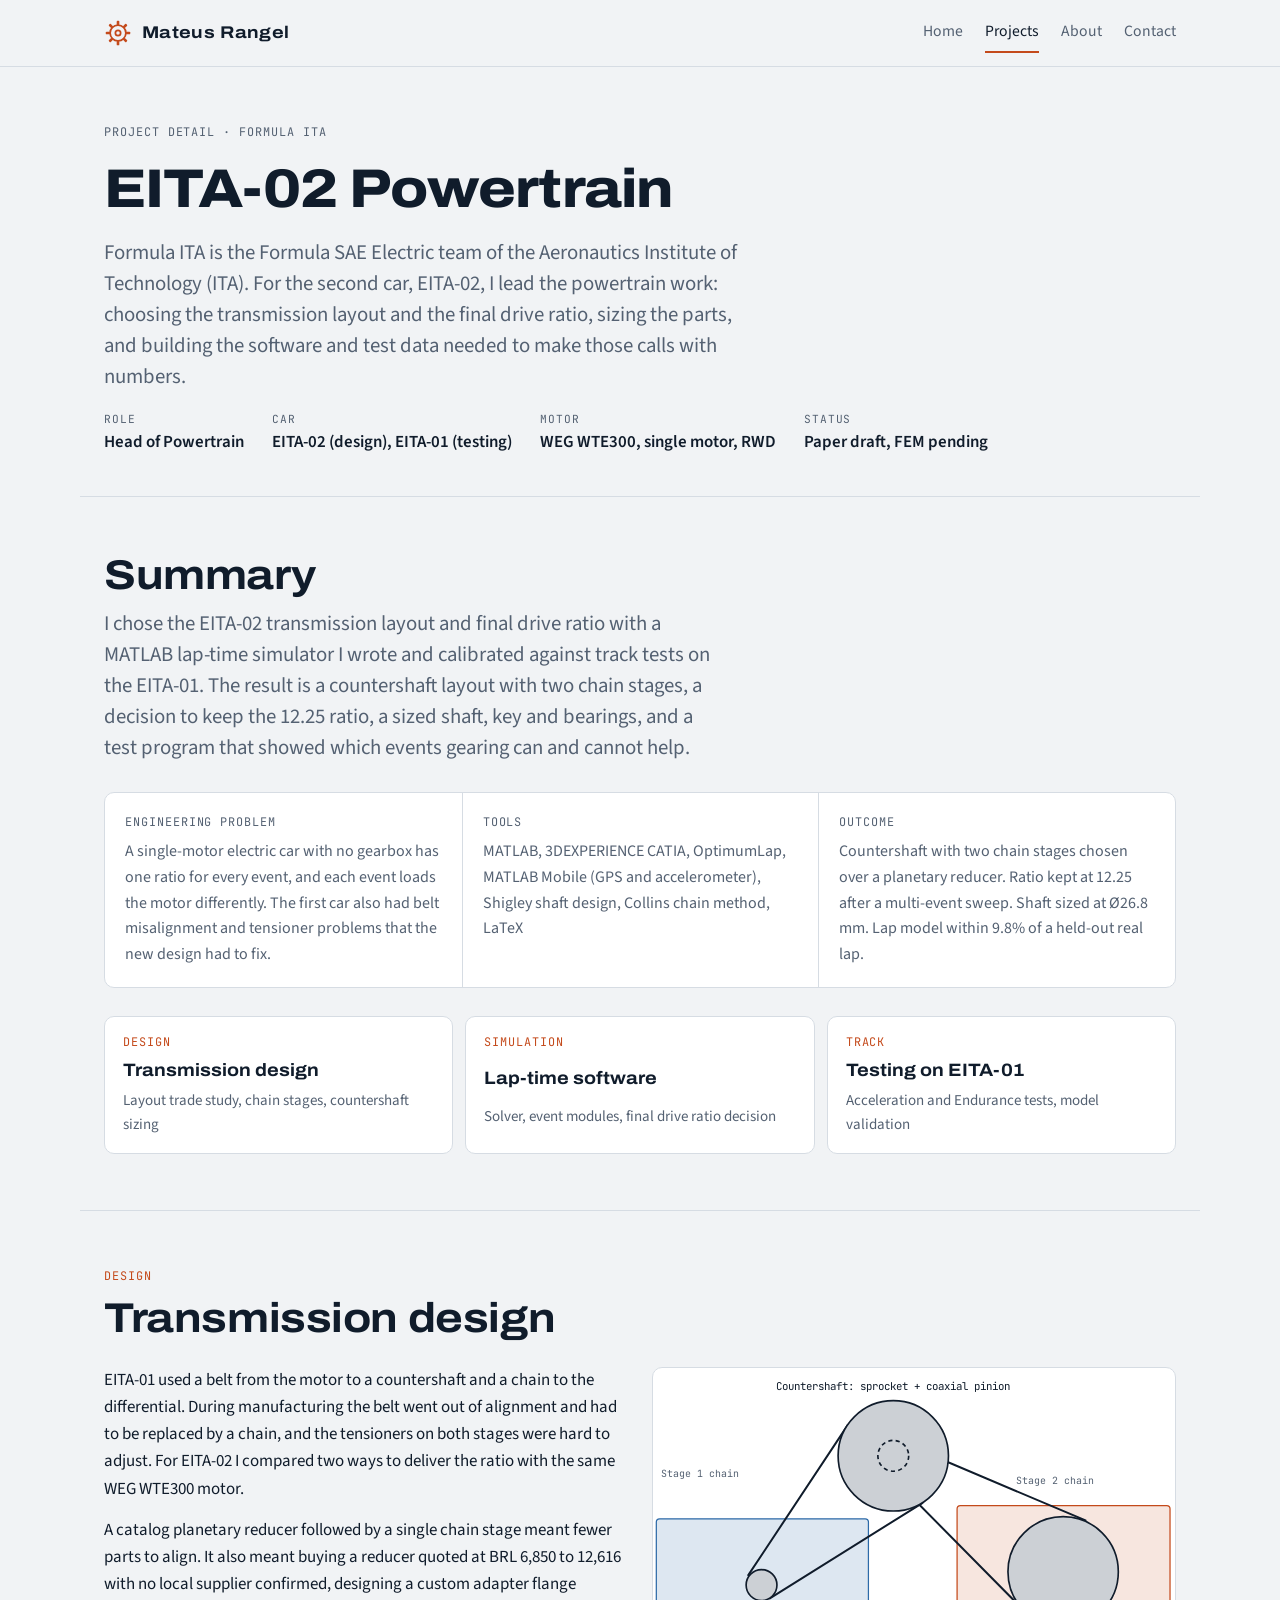
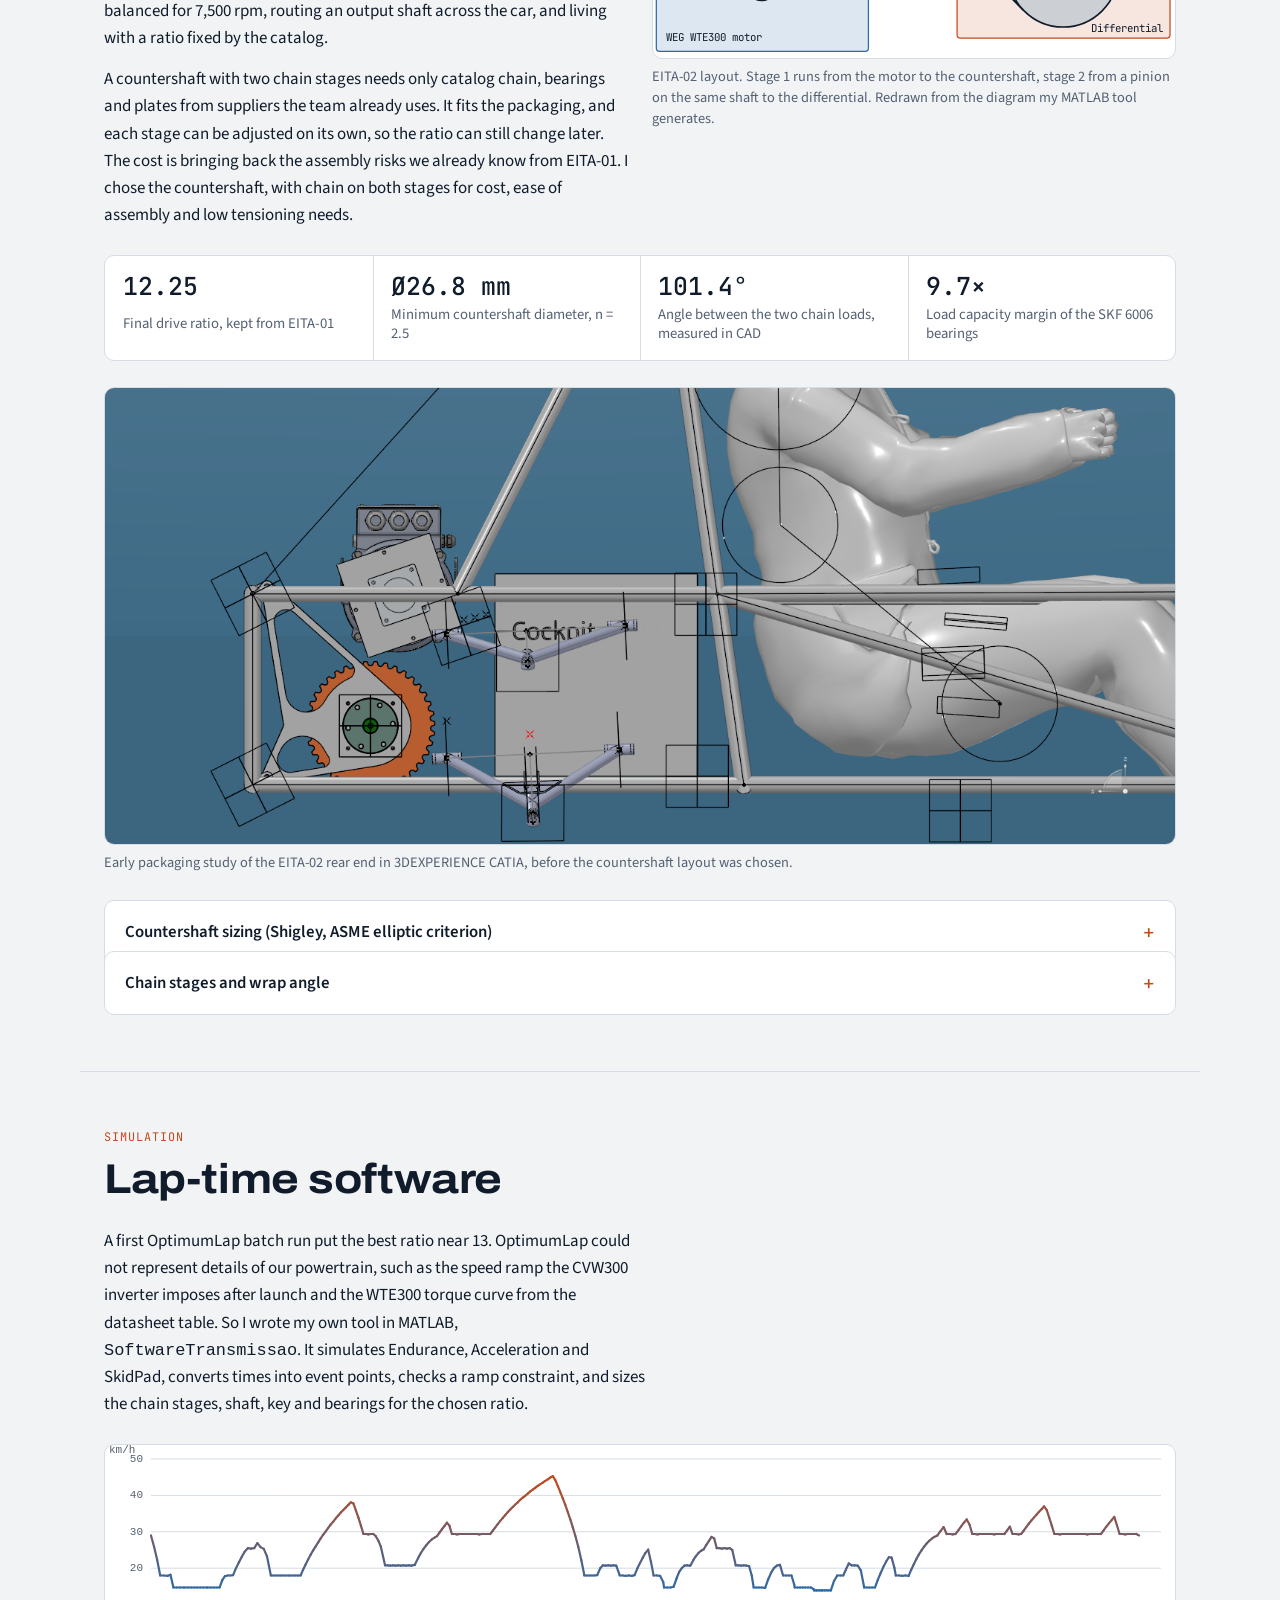
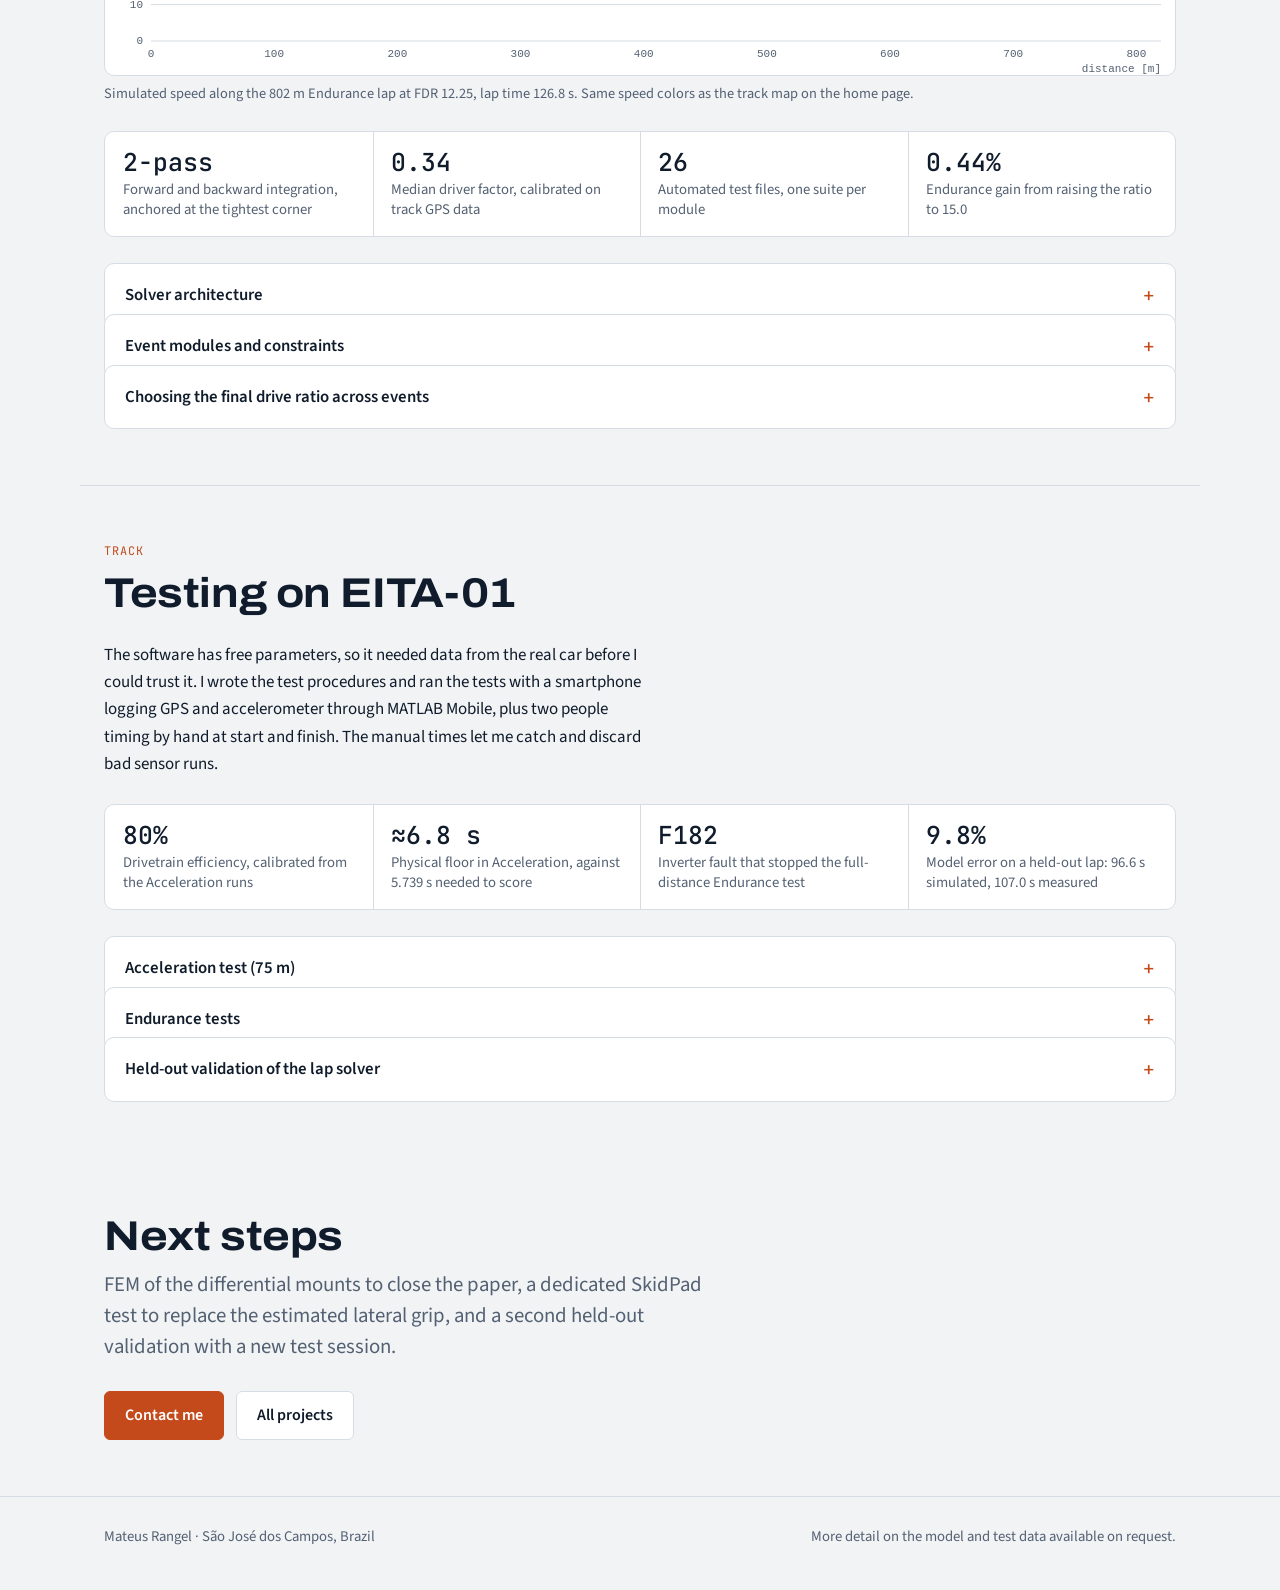
<file: project-formula-ita.html>
<!DOCTYPE html>
<html lang="en">
<head>
  <meta charset="UTF-8">
  <meta name="viewport" content="width=device-width, initial-scale=1, viewport-fit=cover">
  <title>EITA-02 Powertrain | Mateus Rangel</title>
  <meta name="description" content="Transmission design, lap-time simulation and track testing for the Formula ITA EITA-02 electric Formula SAE car.">
  <link rel="preconnect" href="https://fonts.googleapis.com">
  <link rel="preconnect" href="https://fonts.gstatic.com" crossorigin>
  <link rel="stylesheet" href="https://fonts.googleapis.com/css2?family=Archivo:wdth,wght@100..125,400..800&family=JetBrains+Mono:wght@400;500&family=Source+Sans+3:wght@400;600&display=swap">
  <link rel="stylesheet" href="css/style.css">
</head>
<body>
  <header class="site-header">
    <div class="wrap nav">
      <a class="brand" href="index.html" data-nav>
        <svg viewBox="0 0 32 32" aria-hidden="true"><g fill="none" stroke="currentColor" stroke-width="2"><circle cx="16" cy="16" r="9"/><circle cx="16" cy="16" r="3"/></g><g fill="currentColor"><rect x="14.5" y="2" width="3" height="5" rx="1"/><rect x="14.5" y="25" width="3" height="5" rx="1"/><rect x="2" y="14.5" width="5" height="3" rx="1"/><rect x="25" y="14.5" width="5" height="3" rx="1"/><rect x="14.5" y="2" width="3" height="5" rx="1" transform="rotate(45 16 16)"/><rect x="14.5" y="25" width="3" height="5" rx="1" transform="rotate(45 16 16)"/><rect x="2" y="14.5" width="5" height="3" rx="1" transform="rotate(45 16 16)"/><rect x="25" y="14.5" width="5" height="3" rx="1" transform="rotate(45 16 16)"/></g></svg>
        <span>Mateus Rangel</span>
      </a>
      <button class="nav-toggle" type="button" aria-expanded="false" aria-controls="nav-links">Menu</button>
      <nav class="nav-links" id="nav-links" aria-label="Main">
        <a href="index.html" data-nav>Home</a>
        <a href="projects.html" data-nav>Projects</a>
        <a href="about.html" data-nav>About</a>
        <a href="contact.html" data-nav>Contact</a>
      </nav>
    </div>
  </header>

  <main>
    <section class="wrap p-banner">
      <p class="label">Project detail · Formula ITA</p>
      <h1>EITA-02 Powertrain</h1>
      <p class="lead">Formula ITA is the Formula SAE Electric team of the Aeronautics Institute of Technology (ITA). For the second car, EITA-02, I lead the powertrain work: choosing the transmission layout and the final drive ratio, sizing the parts, and building the software and test data needed to make those calls with numbers.</p>
      <dl class="facts">
        <div><dt>Role</dt><dd>Head of Powertrain</dd></div>
        <div><dt>Car</dt><dd>EITA-02 (design), EITA-01 (testing)</dd></div>
        <div><dt>Motor</dt><dd>WEG WTE300, single motor, RWD</dd></div>
        <div><dt>Status</dt><dd>Paper draft, FEM pending</dd></div>
      </dl>
    </section>

    <section class="wrap section" aria-labelledby="summary">
      <div class="section-head">
        <h2 id="summary">Summary</h2>
        <p class="lead">I chose the EITA-02 transmission layout and final drive ratio with a MATLAB lap-time simulator I wrote and calibrated against track tests on the EITA-01. The result is a countershaft layout with two chain stages, a decision to keep the 12.25 ratio, a sized shaft, key and bearings, and a test program that showed which events gearing can and cannot help.</p>
      </div>
      <div class="meta">
        <div>
          <span class="label">Engineering problem</span>
          <p>A single-motor electric car with no gearbox has one ratio for every event, and each event loads the motor differently. The first car also had belt misalignment and tensioner problems that the new design had to fix.</p>
        </div>
        <div>
          <span class="label">Tools</span>
          <p>MATLAB, 3DEXPERIENCE CATIA, OptimumLap, MATLAB Mobile (GPS and accelerometer), Shigley shaft design, Collins chain method, LaTeX</p>
        </div>
        <div>
          <span class="label">Outcome</span>
          <p>Countershaft with two chain stages chosen over a planetary reducer. Ratio kept at 12.25 after a multi-event sweep. Shaft sized at Ø26.8 mm. Lap model within 9.8% of a held-out real lap.</p>
        </div>
      </div>
      <nav class="pillar-nav" aria-label="Project pillars">
        <a href="#design"><span class="label">Design</span><strong>Transmission design</strong><span>Layout trade study, chain stages, countershaft sizing</span></a>
        <a href="#simulation"><span class="label">Simulation</span><strong>Lap-time software</strong><span>Solver, event modules, final drive ratio decision</span></a>
        <a href="#track"><span class="label">Track</span><strong>Testing on EITA-01</strong><span>Acceleration and Endurance tests, model validation</span></a>
      </nav>
    </section>

    <!-- Pillar: Design -->
    <section class="wrap pillar-section" id="design" aria-labelledby="design-h">
      <div class="pillar-head">
        <span class="label">Design</span>
        <h2 id="design-h">Transmission design</h2>
      </div>
      <div class="two-col">
        <div class="prose">
          <p>EITA-01 used a belt from the motor to a countershaft and a chain to the differential. During manufacturing the belt went out of alignment and had to be replaced by a chain, and the tensioners on both stages were hard to adjust. For EITA-02 I compared two ways to deliver the ratio with the same WEG WTE300 motor.</p>
          <p>A catalog planetary reducer followed by a single chain stage meant fewer parts to align. It also meant buying a reducer quoted at BRL 6,850 to 12,616 with no local supplier confirmed, designing a custom adapter flange balanced for 7,500 rpm, routing an output shaft across the car, and living with a ratio fixed by the catalog.</p>
          <p>A countershaft with two chain stages needs only catalog chain, bearings and plates from suppliers the team already uses. It fits the packaging, and each stage can be adjusted on its own, so the ratio can still change later. The cost is bringing back the assembly risks we already know from EITA-01. I chose the countershaft, with chain on both stages for cost, ease of assembly and low tensioning needs.</p>
        </div>
        <figure class="diagram">
          <div class="frame">
            <svg viewBox="0 28 630 350" role="img" aria-label="Side schematic: motor pinion drives a countershaft sprocket through chain stage 1; a coaxial pinion on the countershaft drives the differential sprocket through chain stage 2.">
              <rect x="4" y="210" width="256" height="160" rx="4" style="fill: color-mix(in srgb, var(--slow) 16%, var(--surface)); stroke: var(--slow); stroke-width: 1.5"/>
              <rect x="367" y="194" width="257" height="160" rx="4" style="fill: color-mix(in srgb, var(--accent) 14%, var(--surface)); stroke: var(--accent); stroke-width: 1.5"/>
              <g style="stroke: var(--ink); stroke-width: 2.4; fill: none; stroke-linecap: round">
                <line x1="115" y1="278" x2="235" y2="97"/>
                <line x1="141" y1="306" x2="325" y2="191"/>
                <line x1="298" y1="117" x2="522" y2="212"/>
                <line x1="275" y1="146" x2="447" y2="320"/>
              </g>
              <g style="stroke: var(--ink); stroke-width: 2; fill: color-mix(in srgb, var(--muted) 30%, var(--surface))">
                <circle cx="131" cy="290" r="18.6"/>
                <circle cx="290" cy="134" r="66.6"/>
                <circle cx="495" cy="274" r="66.6"/>
              </g>
              <circle cx="290" cy="134" r="18.6" style="fill: none; stroke: var(--ink); stroke-width: 2; stroke-dasharray: 5 4"/>
              <g style="fill: var(--ink); font-family: var(--font-mono); font-size: 13px">
                <text x="16" y="358">WEG WTE300 motor</text>
                <text x="616" y="347" text-anchor="end">Differential</text>
                <text x="290" y="54" text-anchor="middle">Countershaft: sprocket + coaxial pinion</text>
              </g>
              <g style="fill: var(--muted); font-family: var(--font-mono); font-size: 12px">
                <text x="104" y="160" text-anchor="end">Stage 1 chain</text>
                <text x="438" y="168">Stage 2 chain</text>
              </g>
            </svg>
          </div>
          <figcaption>EITA-02 layout. Stage 1 runs from the motor to the countershaft, stage 2 from a pinion on the same shaft to the differential. Redrawn from the diagram my MATLAB tool generates.</figcaption>
        </figure>
      </div>

      <div class="stats">
        <div class="stat"><b class="num">12.25</b><span>Final drive ratio, kept from EITA-01</span></div>
        <div class="stat"><b class="num">Ø26.8 mm</b><span>Minimum countershaft diameter, n = 2.5</span></div>
        <div class="stat"><b class="num">101.4°</b><span>Angle between the two chain loads, measured in CAD</span></div>
        <div class="stat"><b class="num">9.7×</b><span>Load capacity margin of the SKF 6006 bearings</span></div>
      </div>

      <figure>
        <div class="frame"><img src="assets/img/eita02-rear-layout.png" alt="CATIA screenshot of the EITA-02 rear frame with the motor, differential sprocket and suspension points" width="1439" height="613" loading="lazy"></div>
        <figcaption>Early packaging study of the EITA-02 rear end in 3DEXPERIENCE CATIA, before the countershaft layout was chosen.</figcaption>
      </figure>

      <div>
        <details class="tech">
          <summary>Countershaft sizing (Shigley, ASME elliptic criterion)</summary>
          <div class="body">
            <p>The countershaft carries the stage 1 sprocket at 61.5 mm and the stage 2 pinion at 192.5 mm from the reference bearing, with 290 mm between bearings. At design torque the chain forces are 282.8 N on the sprocket and 998.2 N on the pinion.</p>
            <p>A first pass assumed both chains pull in one plane. The CAD coordinates showed 101.4° between the two load planes, which lowers the resultant bending moment from 70.44 N·m to 63.70 N·m.</p>
            <div class="formula">d = { (16 n / π) · [ 4 (K<sub>f</sub> M<sub>a</sub> / S<sub>e</sub>)² + 3 (K<sub>fs</sub> T<sub>m</sub> / S<sub>y</sub>)² ]<sup>1/2</sup> }<sup>1/3</sup></div>
            <p>With a profile-milled keyseat (K<sub>f</sub> = 2.14, K<sub>fs</sub> = 3.00), SAE 4140 annealed (S<sub>ut</sub> = 655 MPa, S<sub>y</sub> = 415 MPa) and n = 2.5, the minimum diameter is Ø26.80 mm. That is 1.2 mm under the Ø28 mm shaft that already ran on EITA-01.</p>
            <ul>
              <li>Key: 8 × 7 mm, DIN 6885, minimum length 4.41 mm, so the key is not the weak link.</li>
              <li>Bearings: SKF 6006 (30 mm bore) on both sides to simplify assembly, about 9.7× capacity margin.</li>
              <li>Hollow option checked: with d<sub>i</sub>/d<sub>o</sub> = 0.5 the outer diameter becomes Ø28.30 mm for about 22% less mass.</li>
              <li>Still open before manufacturing: keyseat process, the actual steel and heat treatment, and bearing data checked against the manufacturer's catalog.</li>
            </ul>
          </div>
        </details>
        <details class="tech">
          <summary>Chain stages and wrap angle</summary>
          <div class="body">
            <p>Chain selection follows the Collins method: design power from the motor's rated power and service factors, then the smallest ANSI chain that passes link-plate fatigue, roller and bushing fatigue, and contact wear. The software runs this search automatically.</p>
            <p>With the centre distances locked in CAD (167.67 mm and 187.69 mm), stage 2 has a 124.9° wrap on the pinion, above the 120° practical minimum. Stage 1 sits at 117.6°, 2.4° short. Since the geometry cannot move, I accepted that margin. Harber (2005) ran 126° at a similar speed range.</p>
          </div>
        </details>
      </div>
    </section>

    <!-- Pillar: Simulation -->
    <section class="wrap pillar-section" id="simulation" aria-labelledby="sim-h">
      <div class="pillar-head">
        <span class="label">Simulation</span>
        <h2 id="sim-h">Lap-time software</h2>
      </div>
      <div class="prose">
        <p>A first OptimumLap batch run put the best ratio near 13. OptimumLap could not represent details of our powertrain, such as the speed ramp the CVW300 inverter imposes after launch and the WTE300 torque curve from the datasheet table. So I wrote my own tool in MATLAB, <code>SoftwareTransmissao</code>. It simulates Endurance, Acceleration and SkidPad, converts times into event points, checks a ramp constraint, and sizes the chain stages, shaft, key and bearings for the chosen ratio.</p>
      </div>

      <figure>
        <div class="frame"><div class="chart-box"><canvas data-speed-profile role="img" aria-label="Simulated speed versus distance on the Endurance lap, between 14 and 45 km/h"></canvas></div></div>
        <figcaption>Simulated speed along the 802 m Endurance lap at FDR 12.25, lap time 126.8 s. Same speed colors as the track map on the home page.</figcaption>
      </figure>

      <div class="stats">
        <div class="stat"><b class="num">2-pass</b><span>Forward and backward integration, anchored at the tightest corner</span></div>
        <div class="stat"><b class="num">0.34</b><span>Median driver factor, calibrated on track GPS data</span></div>
        <div class="stat"><b class="num">26</b><span>Automated test files, one suite per module</span></div>
        <div class="stat"><b class="num">0.44%</b><span>Endurance gain from raising the ratio to 15.0</span></div>
      </div>

      <div>
        <details class="tech">
          <summary>Solver architecture</summary>
          <div class="body">
            <p>The track comes in as straight and constant-radius segments, the same format OptimumLap exports, and becomes a curvature profile along distance. The solver computes the cornering speed limit everywhere, anchors at the lowest one (the tightest corner, where the car must be at the limit), then integrates forward using the smaller of motor force and traction, and backward for braking.</p>
            <p>The functions for lateral grip, traction with load transfer and braking are pure physical limits with no driver factor, so the Acceleration module and the top-speed check can reuse them.</p>
            <p>Lateral and longitudinal grip share the tyre through a friction ellipse. At each point the lateral demand is set by speed and curvature, and the longitudinal force left is</p>
            <div class="formula">factor = √( 1 − (F<sub>y,required</sub> / F<sub>y,max</sub>)² )</div>
            <p>A median driver factor scales the lateral limit, because a normal lap is not driven at the tyre's limit. I calibrated it at the 95th percentile of lateral acceleration from the GPS of an Endurance test. Braking data from that session was left out: drivers had been told to brake gently to avoid current spikes in the motor.</p>
          </div>
        </details>
        <details class="tech">
          <summary>Event modules and constraints</summary>
          <div class="body">
            <ul>
              <li>Acceleration: time-domain integration. Tractive force is the smallest of motor torque, tyre grip and the inverter speed ramp, minus aerodynamic drag.</li>
              <li>SkidPad: point to point with a standing start, so the inverter ramp applies. With no field test yet, the driver factor is swept instead of fixed.</li>
              <li>Points: the Acceleration (D.9.4) and SkidPad (D.10.4) rule formulas. The Endurance formula is not published, so I estimated it by calibrating against official 2025 results.</li>
              <li>Ramp check: the lowest ratio that holds the car on a 6° slope at 5 m/s. The minimum is 10.58; 12.25 reaches 7.0°.</li>
              <li>Mechanical sizing: chain (Collins), belt, countershaft, key and bearing selection from catalogs.</li>
            </ul>
            <p>Each module has its own test suite that checks physical behaviour in isolation, for example that the driver factor goes to its calibrated value on a straight and to zero at the cornering limit.</p>
          </div>
        </details>
        <details class="tech">
          <summary>Choosing the final drive ratio across events</summary>
          <div class="body">
            <p>For each event I swept the ratio with everything else fixed and looked at time and points.</p>
          </div>
          <div class="body" style="max-width: none">
            <div class="table-wrap">
              <table>
                <thead><tr><th>Event or constraint</th><th>Sweep result</th><th>At current FDR 12.25</th><th>Decides the ratio?</th></tr></thead>
                <tbody>
                  <tr><td>Acceleration (D.9.4)</td><td class="n">Best 16.0: 10.696 s, 4.5 pts (floor)</td><td class="n">11.562 s, 4.5 pts</td><td>No</td></tr>
                  <tr><td>SkidPad (D.10.4)</td><td class="n">Plateau 6.5 to 18.0: 6.060 s</td><td class="n">6.060 s, 42.67 pts</td><td>Weakly</td></tr>
                  <tr class="hl"><td>Endurance (D.12.8)</td><td class="n">Best 15.0: 126.232 s; plateau 13.5 to 16.0</td><td class="n">126.784 s</td><td>Only on raw lap time</td></tr>
                  <tr><td>Ramp, 6° at 5 m/s</td><td class="n">Minimum 10.58</td><td class="n">7.0°</td><td>No</td></tr>
                </tbody>
              </table>
            </div>
          </div>
          <div class="body">
            <p>Endurance alone points to 15.0, but the curve is flat: anything from 13.5 to 16.0 is within about 0.15% of the best time. Going from 12.25 to 15.0 gains 0.553 s per lap (0.44%) and needs sprockets about 10% larger on both stages, in packaging that is already tight. The gain is smaller than the model's own error on a real lap (9.8%), and no other event changes. I kept 12.25.</p>
          </div>
        </details>
      </div>
    </section>

    <!-- Pillar: Track -->
    <section class="wrap pillar-section" id="track" aria-labelledby="track-h">
      <div class="pillar-head">
        <span class="label">Track</span>
        <h2 id="track-h">Testing on EITA-01</h2>
      </div>
      <div class="prose">
        <p>The software has free parameters, so it needed data from the real car before I could trust it. I wrote the test procedures and ran the tests with a smartphone logging GPS and accelerometer through MATLAB Mobile, plus two people timing by hand at start and finish. The manual times let me catch and discard bad sensor runs.</p>
      </div>

      <div class="stats">
        <div class="stat"><b class="num">80%</b><span>Drivetrain efficiency, calibrated from the Acceleration runs</span></div>
        <div class="stat"><b class="num">≈6.8 s</b><span>Physical floor in Acceleration, against 5.739 s needed to score</span></div>
        <div class="stat"><b class="num">F182</b><span>Inverter fault that stopped the full-distance Endurance test</span></div>
        <div class="stat"><b class="num">9.8%</b><span>Model error on a held-out lap: 96.6 s simulated, 107.0 s measured</span></div>
      </div>

      <div>
        <details class="tech">
          <summary>Acceleration test (75 m)</summary>
          <div class="body">
            <p>Five timed runs, one of them with phone telemetry. While processing it I found a bug in my launch detection: a centred moving average used future samples, so the speed step leaked backwards and the launch was flagged one or two samples early. With raw speed for that decision only, the sensor time went from 12.42 s to 11.42 s, close to the 11.86 s from the stopwatch.</p>
            <p>With a catalog drivetrain efficiency of about 90% the model gave 10.93 s, faster than the real car. At 80% it gave 11.56 s, inside the measured range and consistent with known chain slack, misalignment and bearings mounted on flexible plates.</p>
            <p>With the calibrated model I swept the ratio from 2 to 20 and the car mass down to 60 kg (EITA-01 is about 370 kg with driver). No combination reaches 5.739 s, the time needed to score above the minimum. The floor is about 6.8 s because available traction drops with mass. That result took Acceleration out of the ratio decision and challenged the plan to chase weight for this event. As a cross-check I ran the same equations by hand for another team's four-motor AWD car.</p>
          </div>
        </details>
        <details class="tech">
          <summary>Endurance tests</summary>
          <div class="body">
            <p>First session: ten laps on a local track of 0.88 to 0.99 km. Two laps were planned stops (battery reading and driver change), leaving eight valid laps at an average of 111.98 s/km. The local track is straighter than the competition layout, so that pace is not comparable with official results.</p>
            <p>Second session: a full-distance attempt, 22 laps with two drivers. The car stopped at the end of lap 6 or 7 with inverter fault F182 (output pulse feedback), and the battery voltage reading dropped from 78 V to 69 V. Cross-checking the CVW300 manual with the driver's report of losing power right after a sharp corner, the most likely cause is a loose connection between the battery and the inverter. In the points estimate, finishing Endurance is worth more than any pace gain, which is why reliability comes first in the ratio decision.</p>
          </div>
        </details>
        <details class="tech">
          <summary>Held-out validation of the lap solver</summary>
          <div class="body">
            <p>My first check compared the simulated lap on the competition-like layout with the pace on our local track and came out 52% off. That comparison mixed model error with two different tracks, so I discarded it.</p>
            <p>I then rebuilt the local track geometry from the GPS of one lap, recalibrated the driver factor on the other seven laps (0.34), and simulated the reserved lap: 96.6 s against 107.0 s measured, 9.8% optimistic. Two likely causes remain open. The braking friction coefficient (0.8) has never been validated by a dedicated test, and 1 Hz GPS gives one point every 8 to 10 m in corners. This is one lap, one driver and one session, so it is a first check, not a statistical validation.</p>
          </div>
        </details>
      </div>
    </section>

    <section class="wrap section" aria-labelledby="next">
      <div class="section-head">
        <h2 id="next">Next steps</h2>
        <p class="lead">FEM of the differential mounts to close the paper, a dedicated SkidPad test to replace the estimated lateral grip, and a second held-out validation with a new test session.</p>
      </div>
      <div class="hero-actions">
        <a class="btn primary" href="contact.html" data-nav>Contact me</a>
        <a class="btn ghost" href="projects.html" data-nav>All projects</a>
      </div>
    </section>
  </main>

  <footer class="site-footer">
    <div class="wrap">
      <span>Mateus Rangel · São José dos Campos, Brazil</span>
      <span>More detail on the model and test data available on request.</span>
    </div>
  </footer>

  <script src="js/site.js"></script>
  <script src="js/track-data.js"></script>
  <script src="js/track.js"></script>
</body>
</html>
</file>
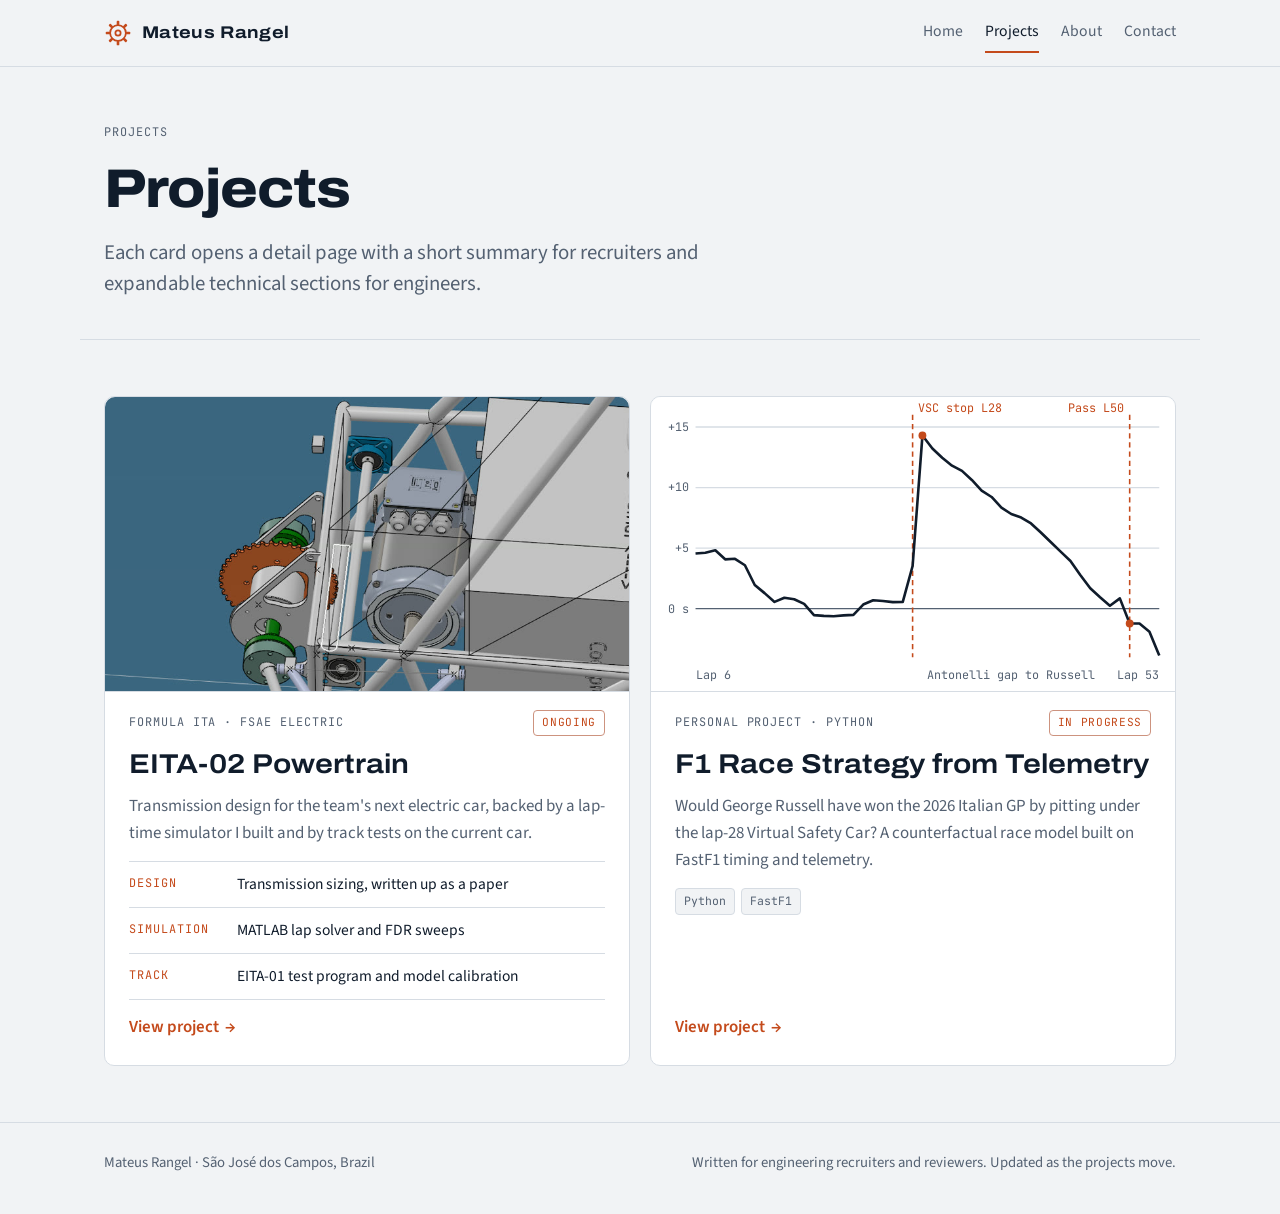
<file: projects.html>
<!DOCTYPE html>
<html lang="en">
<head>
  <meta charset="UTF-8">
  <meta name="viewport" content="width=device-width, initial-scale=1, viewport-fit=cover">
  <title>Projects | Mateus Rangel</title>
  <meta name="description" content="Engineering projects by Mateus Rangel: Formula SAE powertrain, lap-time simulation, track testing and F1 data analysis.">
  <link rel="preconnect" href="https://fonts.googleapis.com">
  <link rel="preconnect" href="https://fonts.gstatic.com" crossorigin>
  <link rel="stylesheet" href="https://fonts.googleapis.com/css2?family=Archivo:wdth,wght@100..125,400..800&family=JetBrains+Mono:wght@400;500&family=Source+Sans+3:wght@400;600&display=swap">
  <link rel="stylesheet" href="css/style.css">
</head>
<body>
  <header class="site-header">
    <div class="wrap nav">
      <a class="brand" href="index.html" data-nav>
        <svg viewBox="0 0 32 32" aria-hidden="true"><g fill="none" stroke="currentColor" stroke-width="2"><circle cx="16" cy="16" r="9"/><circle cx="16" cy="16" r="3"/></g><g fill="currentColor"><rect x="14.5" y="2" width="3" height="5" rx="1"/><rect x="14.5" y="25" width="3" height="5" rx="1"/><rect x="2" y="14.5" width="5" height="3" rx="1"/><rect x="25" y="14.5" width="5" height="3" rx="1"/><rect x="14.5" y="2" width="3" height="5" rx="1" transform="rotate(45 16 16)"/><rect x="14.5" y="25" width="3" height="5" rx="1" transform="rotate(45 16 16)"/><rect x="2" y="14.5" width="5" height="3" rx="1" transform="rotate(45 16 16)"/><rect x="25" y="14.5" width="5" height="3" rx="1" transform="rotate(45 16 16)"/></g></svg>
        <span>Mateus Rangel</span>
      </a>
      <button class="nav-toggle" type="button" aria-expanded="false" aria-controls="nav-links">Menu</button>
      <nav class="nav-links" id="nav-links" aria-label="Main">
        <a href="index.html" data-nav>Home</a>
        <a href="projects.html" data-nav>Projects</a>
        <a href="about.html" data-nav>About</a>
        <a href="contact.html" data-nav>Contact</a>
      </nav>
    </div>
  </header>

  <main>
    <section class="wrap p-banner">
      <p class="label">Projects</p>
      <h1>Projects</h1>
      <p class="lead">Each card opens a detail page with a short summary for recruiters and expandable technical sections for engineers.</p>
    </section>

    <section class="wrap section" aria-label="Project list">
      <!-- To add a project: copy one <a class="card"> block and point it to a new project-*.html page. -->
      <div class="cards">
        <a class="card" href="project-formula-ita.html" data-nav>
          <div class="card-media"><img src="assets/img/eita02-countershaft-cad.jpg" alt="CATIA model of the EITA-02 countershaft with chain sprocket, motor and bearings in the rear frame" width="800" height="450" loading="lazy"></div>
          <div class="card-top"><span class="label">Formula ITA · FSAE Electric</span><span class="status live">Ongoing</span></div>
          <h3>EITA-02 Powertrain</h3>
          <p>Transmission design for the team's next electric car, backed by a lap-time simulator I built and by track tests on the current car.</p>
          <ul class="card-pillars">
            <li><span class="label">Design</span><span>Transmission sizing, written up as a paper</span></li>
            <li><span class="label">Simulation</span><span>MATLAB lap solver and FDR sweeps</span></li>
            <li><span class="label">Track</span><span>EITA-01 test program and model calibration</span></li>
          </ul>
          <span class="card-cta">View project <span aria-hidden="true">→</span></span>
        </a>
        <a class="card" href="project-f1-strategy.html" data-nav>
          <div class="card-media">
          <svg class="gap-chart" viewBox="0 0 400 225" preserveAspectRatio="xMidYMid slice" role="img" aria-label="Gap from Antonelli to Russell by lap at Monza 2026, laps 6 to 53: jumps to 14.3 seconds after the lap-28 VSC stop and falls below zero on lap 50">
            <rect class="bg" width="400" height="225"/>
            <line class="grid" x1="34" x2="388" y1="23.3" y2="23.3"/><line class="grid" x1="34" x2="388" y1="69.5" y2="69.5"/><line class="grid" x1="34" x2="388" y1="115.8" y2="115.8"/>
            <line class="zero" x1="34" x2="388" y1="162" y2="162"/>
            <text x="29" y="26.3" text-anchor="end">+15</text><text x="29" y="72.5" text-anchor="end">+10</text><text x="29" y="118.8" text-anchor="end">+5</text><text x="29" y="165" text-anchor="end">0 s</text>
            <line class="mark" x1="199.7" x2="199.7" y1="14" y2="199"/><line class="mark" x1="365.4" x2="365.4" y1="14" y2="199"/>
            <text class="hl" x="204" y="12">VSC stop L28</text><text class="hl" x="361" y="12" text-anchor="end">Pass L50</text>
            <path class="series" d="M34.0,119.9 L41.5,119.3 L49.1,117.4 L56.6,124.3 L64.1,123.9 L71.7,128.8 L79.2,143.9 L86.7,150.1 L94.3,156.8 L101.8,153.6 L109.3,154.8 L116.9,158.3 L124.4,166.9 L131.9,167.5 L139.4,167.7 L147.0,167.1 L154.5,166.7 L162.0,158.8 L169.6,155.5 L177.1,156.1 L184.6,157.0 L192.2,156.8 L199.7,129.4 L207.2,29.8 L214.8,39.7 L222.3,46.7 L229.8,52.8 L237.4,56.8 L244.9,63.7 L252.4,71.8 L260.0,76.7 L267.5,84.8 L275.0,89.7 L282.6,92.4 L290.1,96.9 L297.6,103.8 L305.1,111.1 L312.7,118.4 L320.2,125.6 L327.7,136.2 L335.3,146.4 L342.8,153.2 L350.3,159.7 L357.9,154.1 L365.4,173.3 L372.9,173.3 L380.5,179.5 L388.0,197.8"/>
            <circle class="dot" cx="207.2" cy="29.8" r="3"/><circle class="dot" cx="365.4" cy="173.3" r="3"/>
            <text x="34" y="216">Lap 6</text><text x="388" y="216" text-anchor="end">Lap 53</text><text x="211" y="216">Antonelli gap to Russell</text>
          </svg>
        </div>
          <div class="card-top"><span class="label">Personal project · Python</span><span class="status live">In progress</span></div>
          <h3>F1 Race Strategy from Telemetry</h3>
          <p>Would George Russell have won the 2026 Italian GP by pitting under the lap-28 Virtual Safety Car? A counterfactual race model built on FastF1 timing and telemetry.</p>
          <ul class="chips" aria-label="Tools">
            <li>Python</li><li>FastF1</li>
          </ul>
          <span class="card-cta">View project <span aria-hidden="true">→</span></span>
        </a>
      </div>
    </section>
  </main>

  <footer class="site-footer">
    <div class="wrap">
      <span>Mateus Rangel · São José dos Campos, Brazil</span>
      <span>Written for engineering recruiters and reviewers. Updated as the projects move.</span>
    </div>
  </footer>

  <script src="js/site.js"></script>
</body>
</html>
</file>
<file: css/style.css>
/* Layout: a data-logger sheet. Quiet paper and ink everywhere, one live telemetry
   panel in the hero, and project pages split into three engineering pillars. */
:root {
  --paper: #f1f3f5;
  --surface: #ffffff;
  --ink: #101c2b;
  --muted: #546172;
  --line: #d6dce3;
  --accent: #c44a1b;      /* torque orange: buttons, links, fast end of the speed map */
  --accent-ink: #ffffff;
  --slow: #2c6aa8;        /* slow end of the speed map */
  --grid: rgba(16, 28, 43, 0.07);
  --shadow: 0 1px 2px rgba(16, 28, 43, 0.06), 0 10px 28px rgba(16, 28, 43, 0.07);

  --font-display: "Archivo", "Arial Narrow", "Helvetica Neue", Arial, sans-serif;
  --font-body: "Source Sans 3", "Segoe UI", "Helvetica Neue", Arial, sans-serif;
  --font-mono: "JetBrains Mono", "Cascadia Mono", Consolas, "Courier New", monospace;

  --step--1: 0.84rem;
  --step-0: 1.06rem;
  --step-1: 1.3rem;
  --step-2: 1.7rem;
  --step-3: clamp(2rem, 3.4vw, 2.6rem);
  --step-4: clamp(2.4rem, 5vw, 3.8rem);

  --max: 1120px;
  --radius: 10px;
}
@media (prefers-color-scheme: dark) {
  :root:not([data-theme="light"]) {
    --paper: #0c121a;
    --surface: #131c27;
    --ink: #e4ebf2;
    --muted: #93a1b2;
    --line: #243142;
    --accent: #ff7d44;
    --accent-ink: #1a0d06;
    --slow: #5b9fe3;
    --grid: rgba(228, 235, 242, 0.06);
    --shadow: 0 1px 2px rgba(0, 0, 0, 0.3), 0 10px 28px rgba(0, 0, 0, 0.35);
    color-scheme: dark;
  }
}
:root[data-theme="dark"] {
  --paper: #0c121a;
  --surface: #131c27;
  --ink: #e4ebf2;
  --muted: #93a1b2;
  --line: #243142;
  --accent: #ff7d44;
  --accent-ink: #1a0d06;
  --slow: #5b9fe3;
  --grid: rgba(228, 235, 242, 0.06);
  --shadow: 0 1px 2px rgba(0, 0, 0, 0.3), 0 10px 28px rgba(0, 0, 0, 0.35);
  color-scheme: dark;
}

*, *::before, *::after { box-sizing: border-box; }
html { scroll-behavior: smooth; }
body {
  margin: 0;
  background: var(--paper);
  color: var(--ink);
  font-family: var(--font-body);
  font-size: var(--step-0);
  line-height: 1.6;
  animation: page-in 260ms ease both;
}
body.page-exit { opacity: 0; transition: opacity 160ms ease; }
@keyframes page-in { from { opacity: 0.4; } to { opacity: 1; } }

img { max-width: 100%; display: block; height: auto; }
a { color: inherit; }
h1, h2, h3 {
  font-family: var(--font-display);
  font-stretch: 112%;
  line-height: 1.08;
  margin: 0;
  text-wrap: balance;
}
h2 { font-size: var(--step-3); font-weight: 700; letter-spacing: -0.01em; }
h3 { font-size: var(--step-1); font-weight: 650; }
p { margin: 0; }
:focus-visible { outline: 2px solid var(--accent); outline-offset: 3px; border-radius: 4px; }

.wrap { width: 100%; max-width: var(--max); margin-inline: auto; padding-inline: 24px; }
@media (max-width: 520px) { .wrap { padding-inline: 16px; } }

.label {
  font-family: var(--font-mono);
  font-size: 0.74rem;
  letter-spacing: 0.08em;
  text-transform: uppercase;
  color: var(--muted);
}
.lead { color: var(--muted); font-size: var(--step-1); line-height: 1.5; max-width: 62ch; }
.num { font-variant-numeric: tabular-nums; }

/* Header */
.site-header {
  position: sticky;
  top: env(safe-area-inset-top, 0px);
  z-index: 20;
  background: color-mix(in srgb, var(--paper) 88%, transparent);
  backdrop-filter: blur(10px);
  border-bottom: 1px solid var(--line);
}
.nav { display: flex; align-items: center; justify-content: space-between; gap: 16px; min-height: 66px; }
.brand { display: inline-flex; align-items: center; gap: 10px; text-decoration: none; font-family: var(--font-display); font-stretch: 115%; font-weight: 700; letter-spacing: 0.02em; }
.brand svg { width: 28px; height: 28px; color: var(--accent); flex: none; }
.nav-links { display: flex; gap: 22px; font-size: 0.98rem; }
.nav-links a { text-decoration: none; color: var(--muted); padding-block: 6px; border-bottom: 2px solid transparent; transition: color 150ms ease, border-color 150ms ease; }
.nav-links a:hover, .nav-links a[aria-current="page"] { color: var(--ink); border-bottom-color: var(--accent); }
.nav-toggle { display: none; font: inherit; font-family: var(--font-mono); font-size: 0.8rem; text-transform: uppercase; letter-spacing: 0.08em; background: none; color: var(--ink); border: 1px solid var(--line); border-radius: 6px; padding: 6px 12px; cursor: pointer; }
@media (max-width: 680px) {
  .nav-toggle { display: inline-block; }
  .nav-links { display: none; position: absolute; left: 0; right: 0; top: 100%; flex-direction: column; gap: 0; background: var(--surface); border-bottom: 1px solid var(--line); padding: 8px 16px 14px; }
  .nav-links.open { display: flex; }
  .nav-links a { padding-block: 10px; }
}

/* Buttons */
.btn {
  display: inline-flex; align-items: center; gap: 8px;
  padding: 11px 20px; border-radius: 6px;
  font-weight: 600; text-decoration: none; font-size: 1rem;
  border: 1px solid var(--accent);
  transition: transform 160ms ease, background 160ms ease, color 160ms ease;
}
.btn.primary { background: var(--accent); color: var(--accent-ink); }
.btn.ghost { color: var(--ink); border-color: var(--line); background: var(--surface); }
.btn:hover { transform: translateY(-1px); }
.btn.ghost:hover { border-color: var(--accent); }

/* Hero */
.hero { display: grid; grid-template-columns: minmax(0, 1fr) minmax(0, 1.08fr); gap: 48px; align-items: center; padding-block: 64px 56px; }
.hero-text { display: grid; gap: 22px; min-width: 0; }
.hero h1 { font-size: var(--step-4); font-weight: 800; font-stretch: 118%; letter-spacing: -0.02em; }
.hero h1 .amp { color: var(--accent); font-weight: 500; }
.hero p.intro { color: var(--muted); font-size: var(--step-1); line-height: 1.5; max-width: 34ch; }
.hero-actions { display: flex; flex-wrap: wrap; gap: 12px; }
@media (max-width: 900px) { .hero { grid-template-columns: minmax(0, 1fr); gap: 36px; padding-block: 40px; } .hero p.intro { max-width: 52ch; } }

/* Telemetry panel */
.logger { background: var(--surface); border: 1px solid var(--line); border-radius: var(--radius); box-shadow: var(--shadow); overflow: hidden; min-width: 0; }
.logger-bar { display: flex; justify-content: space-between; align-items: center; gap: 12px; padding: 10px 14px; border-bottom: 1px solid var(--line); font-family: var(--font-mono); font-size: 0.72rem; letter-spacing: 0.06em; text-transform: uppercase; color: var(--muted); flex-wrap: wrap; }
.rec { display: inline-flex; align-items: center; gap: 7px; }
.rec::before { content: ""; width: 7px; height: 7px; border-radius: 50%; background: var(--accent); animation: blink 1.4s steps(2, start) infinite; }
@keyframes blink { to { visibility: hidden; } }
.logger-body { display: grid; grid-template-columns: minmax(0, 1fr) 128px; }
.map-wrap { position: relative; aspect-ratio: 1 / 0.92; max-width: 100%; background-image: linear-gradient(var(--grid) 1px, transparent 1px), linear-gradient(90deg, var(--grid) 1px, transparent 1px); background-size: 28px 28px; }
.map-wrap canvas { position: absolute; inset: 0; width: 100%; height: 100%; }
.channels { border-left: 1px solid var(--line); display: grid; align-content: start; }
.channel { padding: 12px 14px; border-bottom: 1px solid var(--line); display: grid; gap: 2px; }
.channel .label { font-size: 0.66rem; }
.channel output { font-family: var(--font-mono); font-size: 1.45rem; font-weight: 500; font-variant-numeric: tabular-nums; line-height: 1.1; }
.channel small { font-family: var(--font-mono); font-size: 0.7rem; color: var(--muted); }
.legend { padding: 12px 14px; display: grid; gap: 6px; }
.legend-bar { height: 8px; border-radius: 4px; background: linear-gradient(90deg, var(--slow), var(--accent)); }
.legend-ends { display: flex; justify-content: space-between; font-family: var(--font-mono); font-size: 0.68rem; color: var(--muted); font-variant-numeric: tabular-nums; }
.trace { border-top: 1px solid var(--line); height: 92px; position: relative; }
.trace canvas { position: absolute; inset: 0; width: 100%; height: 100%; }
.logger-caption { padding: 10px 14px 12px; border-top: 1px solid var(--line); font-size: 0.9rem; color: var(--muted); line-height: 1.45; }
@media (max-width: 520px) {
  .logger-body { grid-template-columns: minmax(0, 1fr); }
  .channels { border-left: 0; border-top: 1px solid var(--line); grid-template-columns: repeat(3, minmax(0, 1fr)); }
  .channel { border-bottom: 0; border-right: 1px solid var(--line); padding: 10px; }
  .channel output { font-size: 1.15rem; }
  .legend { grid-column: 1 / -1; border-top: 1px solid var(--line); }
}

/* Sections */
.section { padding-block: 56px; display: grid; gap: 28px; }
.section + .section { border-top: 1px solid var(--line); }
.section-head { display: grid; gap: 10px; }

/* Pillars ("What I build") */
.pillars { display: grid; grid-template-columns: repeat(3, minmax(0, 1fr)); gap: 0; border: 1px solid var(--line); border-radius: var(--radius); background: var(--surface); }
.pillar { padding: 24px 22px; display: grid; gap: 10px; align-content: start; min-width: 0; }
.pillar + .pillar { border-left: 1px solid var(--line); }
.pillar .label { color: var(--accent); }
.pillar p { color: var(--muted); }
@media (max-width: 820px) { .pillars { grid-template-columns: minmax(0, 1fr); } .pillar + .pillar { border-left: 0; border-top: 1px solid var(--line); } }

/* Project cards */
.cards { display: grid; grid-template-columns: repeat(2, minmax(0, 1fr)); gap: 20px; }
@media (max-width: 820px) { .cards { grid-template-columns: minmax(0, 1fr); } }
.card {
  display: flex; flex-direction: column; gap: 14px;
  padding: 24px; border: 1px solid var(--line); border-radius: var(--radius);
  background: var(--surface); text-decoration: none; color: inherit; min-width: 0;
  transition: transform 200ms ease, box-shadow 200ms ease, border-color 200ms ease;
}
.card:hover { transform: translateY(-3px); box-shadow: var(--shadow); border-color: color-mix(in srgb, var(--accent) 45%, var(--line)); }
.card-top { display: flex; justify-content: space-between; align-items: center; gap: 12px; flex-wrap: wrap; }
.status { font-family: var(--font-mono); font-size: 0.7rem; letter-spacing: 0.06em; text-transform: uppercase; padding: 3px 8px; border-radius: 4px; border: 1px solid var(--line); color: var(--muted); }
.status.live { color: var(--accent); border-color: color-mix(in srgb, var(--accent) 50%, var(--line)); }
.card h3 { font-size: var(--step-2); }
.card > p { color: var(--muted); }
.card-pillars { list-style: none; margin: 0; padding: 0; display: grid; gap: 0; border-top: 1px solid var(--line); }
.card-pillars li { display: grid; grid-template-columns: 96px minmax(0, 1fr); gap: 12px; padding-block: 10px; border-bottom: 1px solid var(--line); font-size: 0.97rem; }
.card-pillars .label { color: var(--accent); padding-top: 2px; }
.card-media { margin: -24px -24px 4px; aspect-ratio: 16 / 9; max-width: none; overflow: hidden; border-bottom: 1px solid var(--line); border-radius: var(--radius) var(--radius) 0 0; background: var(--paper); }
.card-media img, .card-media svg { width: 100%; height: 100%; object-fit: cover; display: block; transition: transform 300ms ease; }
.card:hover .card-media img { transform: scale(1.03); }
.card-cta { margin-top: auto; font-weight: 600; color: var(--accent); display: inline-flex; gap: 6px; align-items: center; }
.card-cta span { transition: transform 160ms ease; }
.card:hover .card-cta span { transform: translateX(4px); }
.chips { display: flex; flex-wrap: wrap; gap: 6px; list-style: none; margin: 0; padding: 0; }
.chips li { font-family: var(--font-mono); font-size: 0.72rem; padding: 3px 8px; border-radius: 4px; background: var(--paper); border: 1px solid var(--line); color: var(--muted); }

/* Gap chart (F1 project) */
.gap-chart .grid { stroke: var(--line); stroke-width: 1; }
.gap-chart .zero { stroke: var(--muted); stroke-width: 1; }
.gap-chart .mark { stroke: var(--accent); stroke-width: 1.2; stroke-dasharray: 4 3; }
.gap-chart .series { fill: none; stroke: var(--ink); stroke-width: 2; stroke-linejoin: round; }
.gap-chart .dot { fill: var(--accent); }
.gap-chart text { fill: var(--muted); font-family: var(--font-mono); font-size: 9px; }
.gap-chart text.hl { fill: var(--accent); }
.gap-chart .bg { fill: var(--surface); }

/* Project detail */
.p-banner { padding-block: 56px 40px; display: grid; gap: 18px; border-bottom: 1px solid var(--line); }
.p-banner h1 { font-size: clamp(2.1rem, 4.6vw, 3.4rem); font-weight: 800; letter-spacing: -0.015em; max-width: 22ch; }
.p-banner .lead { max-width: 64ch; }
.facts { display: flex; flex-wrap: wrap; gap: 10px 28px; }
.facts div { display: grid; gap: 0; }
.facts dt { font-family: var(--font-mono); font-size: 0.7rem; text-transform: uppercase; letter-spacing: 0.08em; color: var(--muted); }
.facts dd { margin: 0; font-weight: 600; }
.facts dl, dl.facts { margin: 0; }

.meta { display: grid; grid-template-columns: repeat(3, minmax(0, 1fr)); gap: 0; border: 1px solid var(--line); border-radius: var(--radius); background: var(--surface); }
.meta > div { padding: 20px; display: grid; gap: 8px; align-content: start; min-width: 0; }
.meta > div + div { border-left: 1px solid var(--line); }
.meta p { color: var(--muted); font-size: 1rem; }
@media (max-width: 820px) { .meta { grid-template-columns: minmax(0, 1fr); } .meta > div + div { border-left: 0; border-top: 1px solid var(--line); } }

.pillar-nav { display: grid; grid-template-columns: repeat(3, minmax(0, 1fr)); gap: 12px; }
.pillar-nav a { display: grid; gap: 4px; padding: 16px 18px; border: 1px solid var(--line); border-radius: var(--radius); text-decoration: none; background: var(--surface); transition: border-color 160ms ease, transform 160ms ease; min-width: 0; }
.pillar-nav a:hover { border-color: var(--accent); transform: translateY(-2px); }
.pillar-nav strong { font-family: var(--font-display); font-stretch: 110%; font-size: 1.12rem; }
.pillar-nav span:last-child { color: var(--muted); font-size: 0.94rem; }
.pillar-nav .label { color: var(--accent); }
@media (max-width: 820px) { .pillar-nav { grid-template-columns: minmax(0, 1fr); } }

.pillar-section { padding-block: 56px; display: grid; gap: 26px; border-top: 1px solid var(--line); scroll-margin-top: 80px; }
.pillar-head { display: grid; gap: 10px; }
.pillar-head .label { color: var(--accent); }
.prose { display: grid; gap: 14px; max-width: 68ch; }
.prose p { color: var(--ink); }

.stats { display: grid; grid-template-columns: repeat(auto-fit, minmax(170px, 1fr)); gap: 0; border: 1px solid var(--line); border-radius: var(--radius); background: var(--surface); overflow: hidden; }
.stat { padding: 16px 18px; display: grid; gap: 4px; border-right: 1px solid var(--line); border-bottom: 1px solid var(--line); margin: 0 -1px -1px 0; }
.stat b { font-family: var(--font-mono); font-weight: 500; font-size: 1.55rem; font-variant-numeric: tabular-nums; line-height: 1.15; }
.stat span { color: var(--muted); font-size: 0.92rem; line-height: 1.35; }

.two-col { display: grid; grid-template-columns: minmax(0, 1fr) minmax(0, 1fr); gap: 24px; align-items: start; }
@media (max-width: 860px) { .two-col { grid-template-columns: minmax(0, 1fr); } }

figure { margin: 0; display: grid; gap: 8px; min-width: 0; }
figure .frame { border: 1px solid var(--line); border-radius: var(--radius); background: var(--surface); overflow: hidden; }
figcaption { font-size: 0.9rem; color: var(--muted); line-height: 1.45; }
.chart-box { position: relative; height: 230px; }
.chart-box canvas { position: absolute; inset: 0; width: 100%; height: 100%; }
.diagram svg { width: 100%; height: auto; display: block; }

.table-wrap { overflow-x: auto; border: 1px solid var(--line); border-radius: var(--radius); background: var(--surface); }
table { border-collapse: collapse; width: 100%; min-width: 620px; font-size: 0.95rem; }
th, td { text-align: left; padding: 10px 14px; border-bottom: 1px solid var(--line); vertical-align: top; }
th { font-family: var(--font-mono); font-size: 0.7rem; font-weight: 500; text-transform: uppercase; letter-spacing: 0.06em; color: var(--muted); }
td.n { font-variant-numeric: tabular-nums; font-family: var(--font-mono); font-size: 0.88rem; }
tr:last-child td { border-bottom: 0; }
tr.hl td { background: color-mix(in srgb, var(--accent) 9%, transparent); }

details.tech { border: 1px solid var(--line); border-radius: var(--radius); background: var(--surface); }
details.tech + details.tech { margin-top: -14px; }
details.tech summary { cursor: pointer; padding: 16px 20px; font-weight: 600; font-size: 1.05rem; list-style: none; display: flex; justify-content: space-between; gap: 16px; align-items: center; }
details.tech summary::-webkit-details-marker { display: none; }
details.tech summary::after { content: "+"; font-family: var(--font-mono); font-weight: 400; color: var(--accent); font-size: 1.2rem; transition: transform 160ms ease; }
details.tech[open] summary::after { transform: rotate(45deg); }
details.tech .body { padding: 0 20px 20px; display: grid; gap: 12px; max-width: 74ch; color: var(--ink); }
details.tech .body ul { margin: 0; padding-left: 1.1em; display: grid; gap: 6px; }
.formula { font-family: var(--font-mono); font-size: 0.92rem; background: var(--paper); border: 1px solid var(--line); border-radius: 6px; padding: 10px 14px; overflow-x: auto; white-space: nowrap; }

.method { list-style: none; margin: 0; padding: 0; display: flex; flex-wrap: wrap; gap: 8px; align-items: center; }
.method li { font-family: var(--font-mono); font-size: 0.8rem; padding: 6px 10px; border: 1px solid var(--line); border-radius: 6px; background: var(--surface); }
.method li.sep { border: 0; background: none; padding: 0; color: var(--accent); }

.callout { border-left: 3px solid var(--accent); padding: 4px 0 4px 16px; color: var(--ink); max-width: 68ch; }

/* About */
.timeline { display: grid; gap: 0; border-top: 1px solid var(--line); }
.tl-item { display: grid; grid-template-columns: 150px minmax(0, 1fr); gap: 24px; padding-block: 20px; border-bottom: 1px solid var(--line); }
.tl-item .when { font-family: var(--font-mono); font-size: 0.82rem; color: var(--muted); padding-top: 3px; font-variant-numeric: tabular-nums; }
.tl-item h3 { font-size: 1.15rem; }
.tl-item .org { color: var(--accent); font-weight: 600; font-size: 0.98rem; }
.tl-item ul { margin: 8px 0 0; padding-left: 1.1em; color: var(--muted); display: grid; gap: 4px; }
@media (max-width: 620px) { .tl-item { grid-template-columns: minmax(0, 1fr); gap: 6px; } }
/* Skills: one column per group, items stacked one under the other */
.skills { display: grid; grid-template-columns: repeat(4, minmax(0, 1fr)); gap: 32px; }
@media (max-width: 900px) { .skills { grid-template-columns: repeat(2, minmax(0, 1fr)); } }
@media (max-width: 520px) { .skills { grid-template-columns: minmax(0, 1fr); gap: 24px; } }
.skill-group { display: grid; gap: 10px; align-content: start; min-width: 0; }
.skill-group .label { color: var(--accent); padding-bottom: 8px; border-bottom: 1px solid var(--line); }
.skill-group ul { list-style: none; margin: 0; padding: 0; display: grid; gap: 8px; }
.skill-group li { line-height: 1.35; }

/* Contact */
.contact-grid { display: grid; grid-template-columns: repeat(2, minmax(0, 1fr)); gap: 16px; }
@media (max-width: 700px) { .contact-grid { grid-template-columns: minmax(0, 1fr); } }
.contact-item { padding: 22px; border: 1px solid var(--line); border-radius: var(--radius); background: var(--surface); display: grid; gap: 10px; min-width: 0; }
.contact-item .value { font-family: var(--font-mono); font-size: 1rem; overflow-wrap: anywhere; user-select: all; }
.copy-btn { justify-self: start; font: inherit; font-size: 0.9rem; font-weight: 600; cursor: pointer; background: none; color: var(--accent); border: 1px solid var(--line); border-radius: 6px; padding: 6px 12px; }
.copy-btn:hover { border-color: var(--accent); }

/* Footer */
.site-footer { border-top: 1px solid var(--line); padding-block: 28px 40px; color: var(--muted); font-size: 0.92rem; }
.site-footer .wrap { display: flex; justify-content: space-between; gap: 12px; flex-wrap: wrap; }

/* Custom cursor: dot + trailing ring (desktop pointers only) */
.cursor-dot, .cursor-ring { position: fixed; left: 0; top: 0; pointer-events: none; border-radius: 50%; transform: translate(-50%, -50%); opacity: 0; }
.cursor-dot { width: 6px; height: 6px; background: var(--accent); z-index: 10000; }
.cursor-ring { width: 34px; height: 34px; border: 1.5px solid var(--accent); z-index: 9999; transition: width 200ms ease, height 200ms ease, opacity 200ms ease; }
body.has-cursor .cursor-dot { opacity: 1; }
body.has-cursor .cursor-ring { opacity: 0.55; }
body.has-cursor .cursor-ring.hover { width: 54px; height: 54px; opacity: 0.3; }
@media (hover: none), (pointer: coarse) { .cursor-dot, .cursor-ring { display: none; } }

@media (prefers-reduced-motion: reduce) {
  *, *::before, *::after { animation: none !important; transition: none !important; scroll-behavior: auto !important; }
}
</file>
